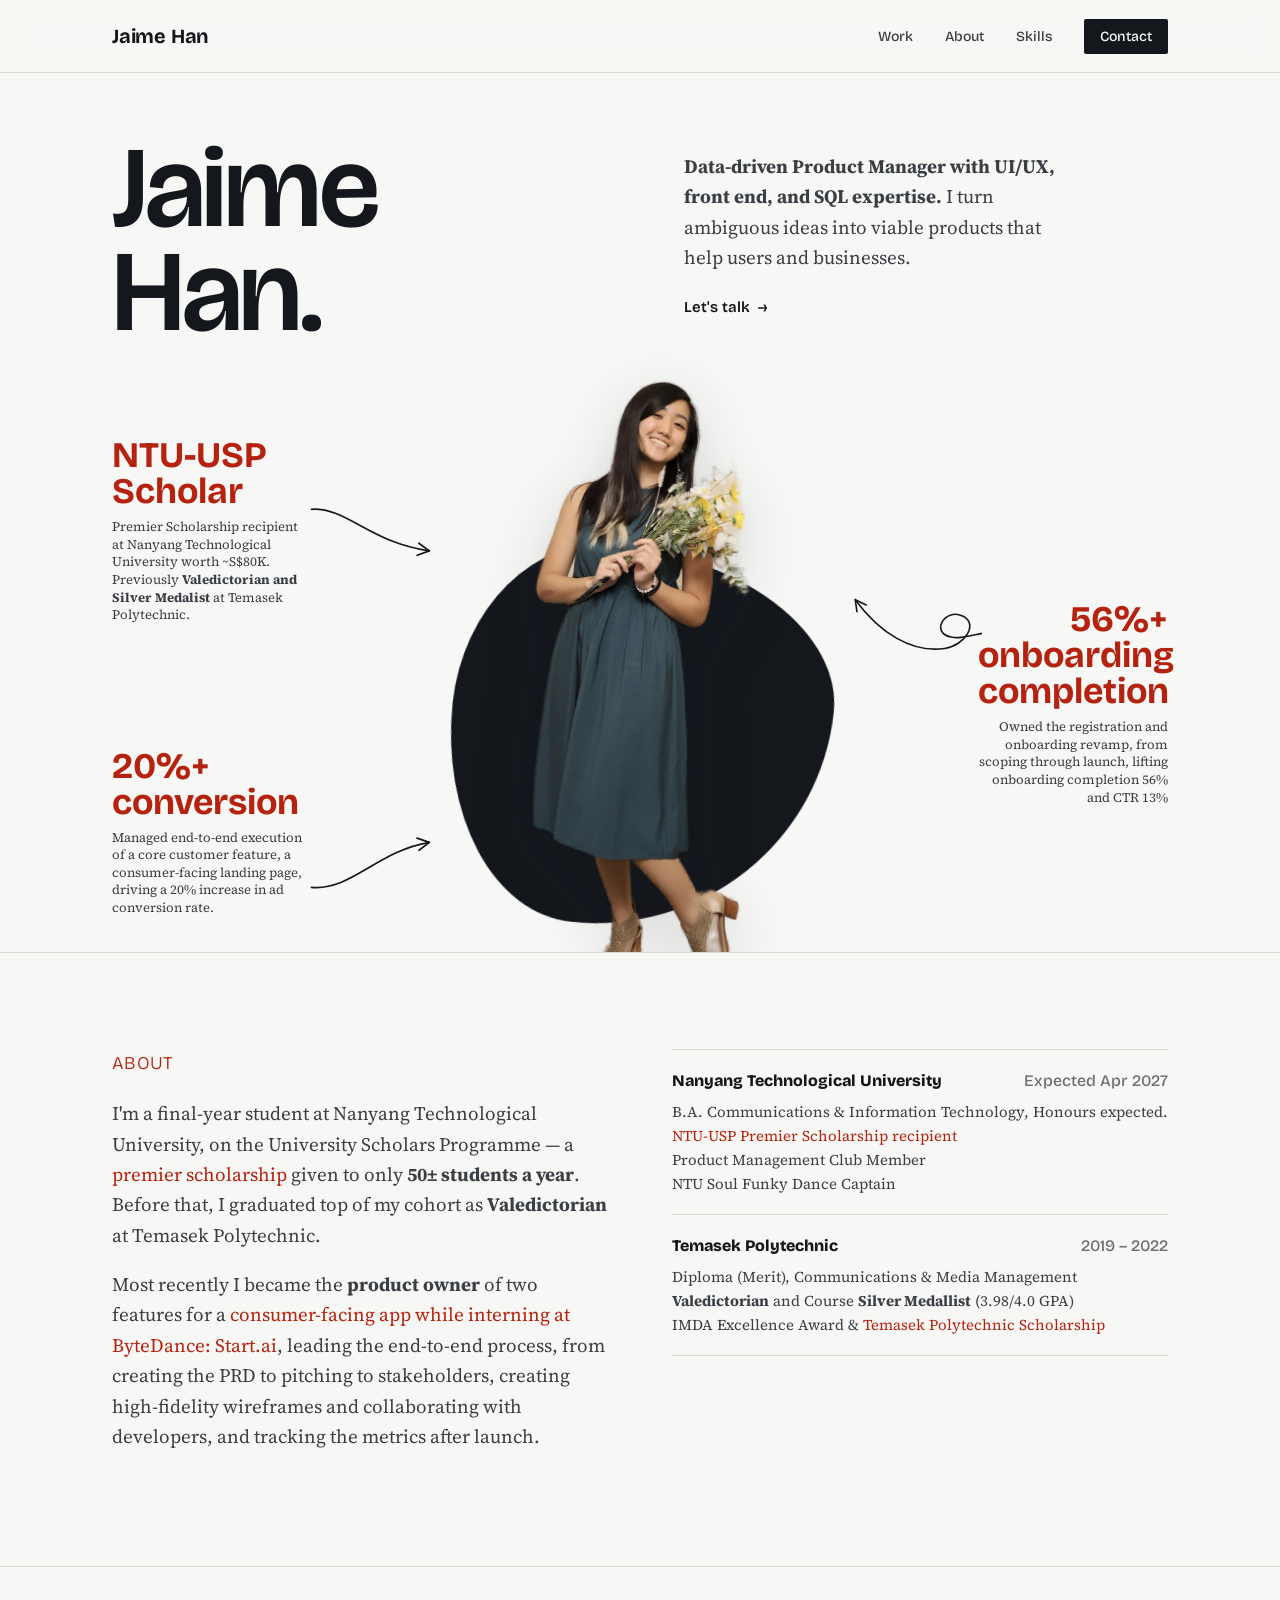
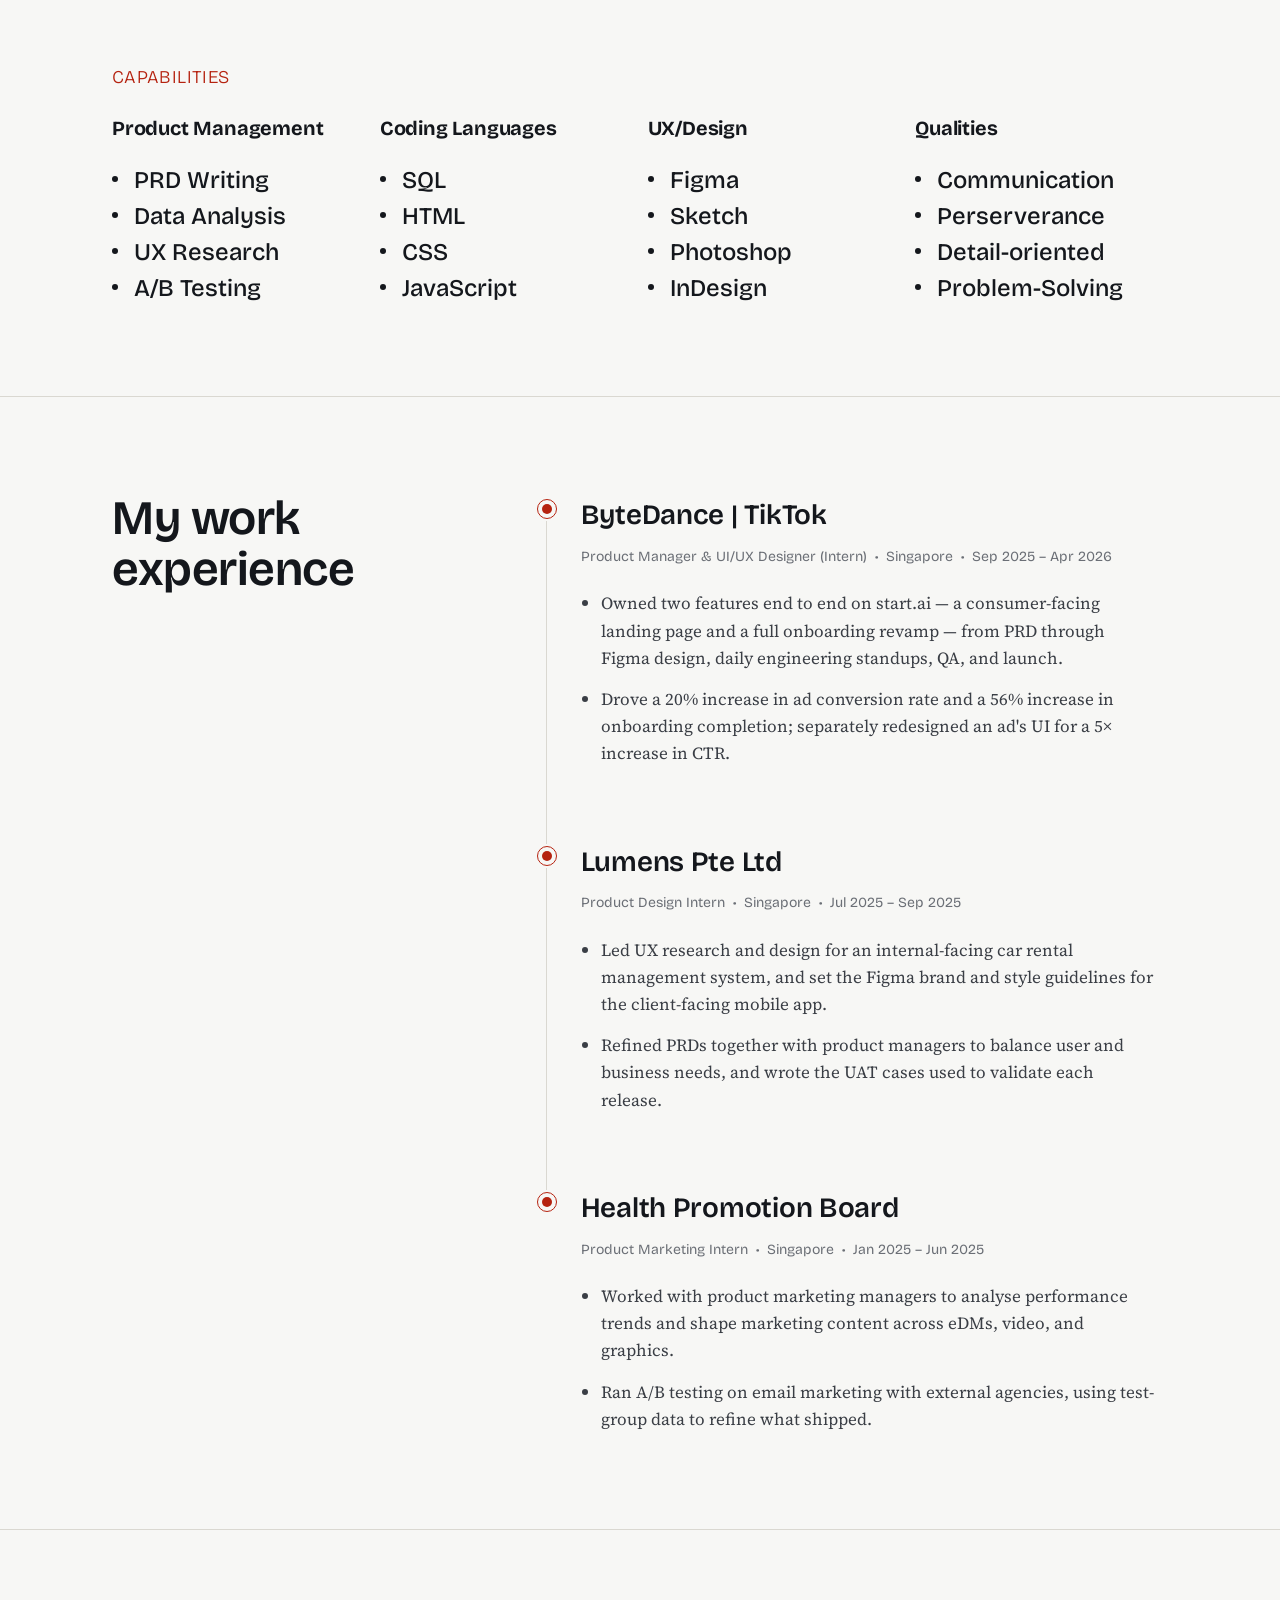
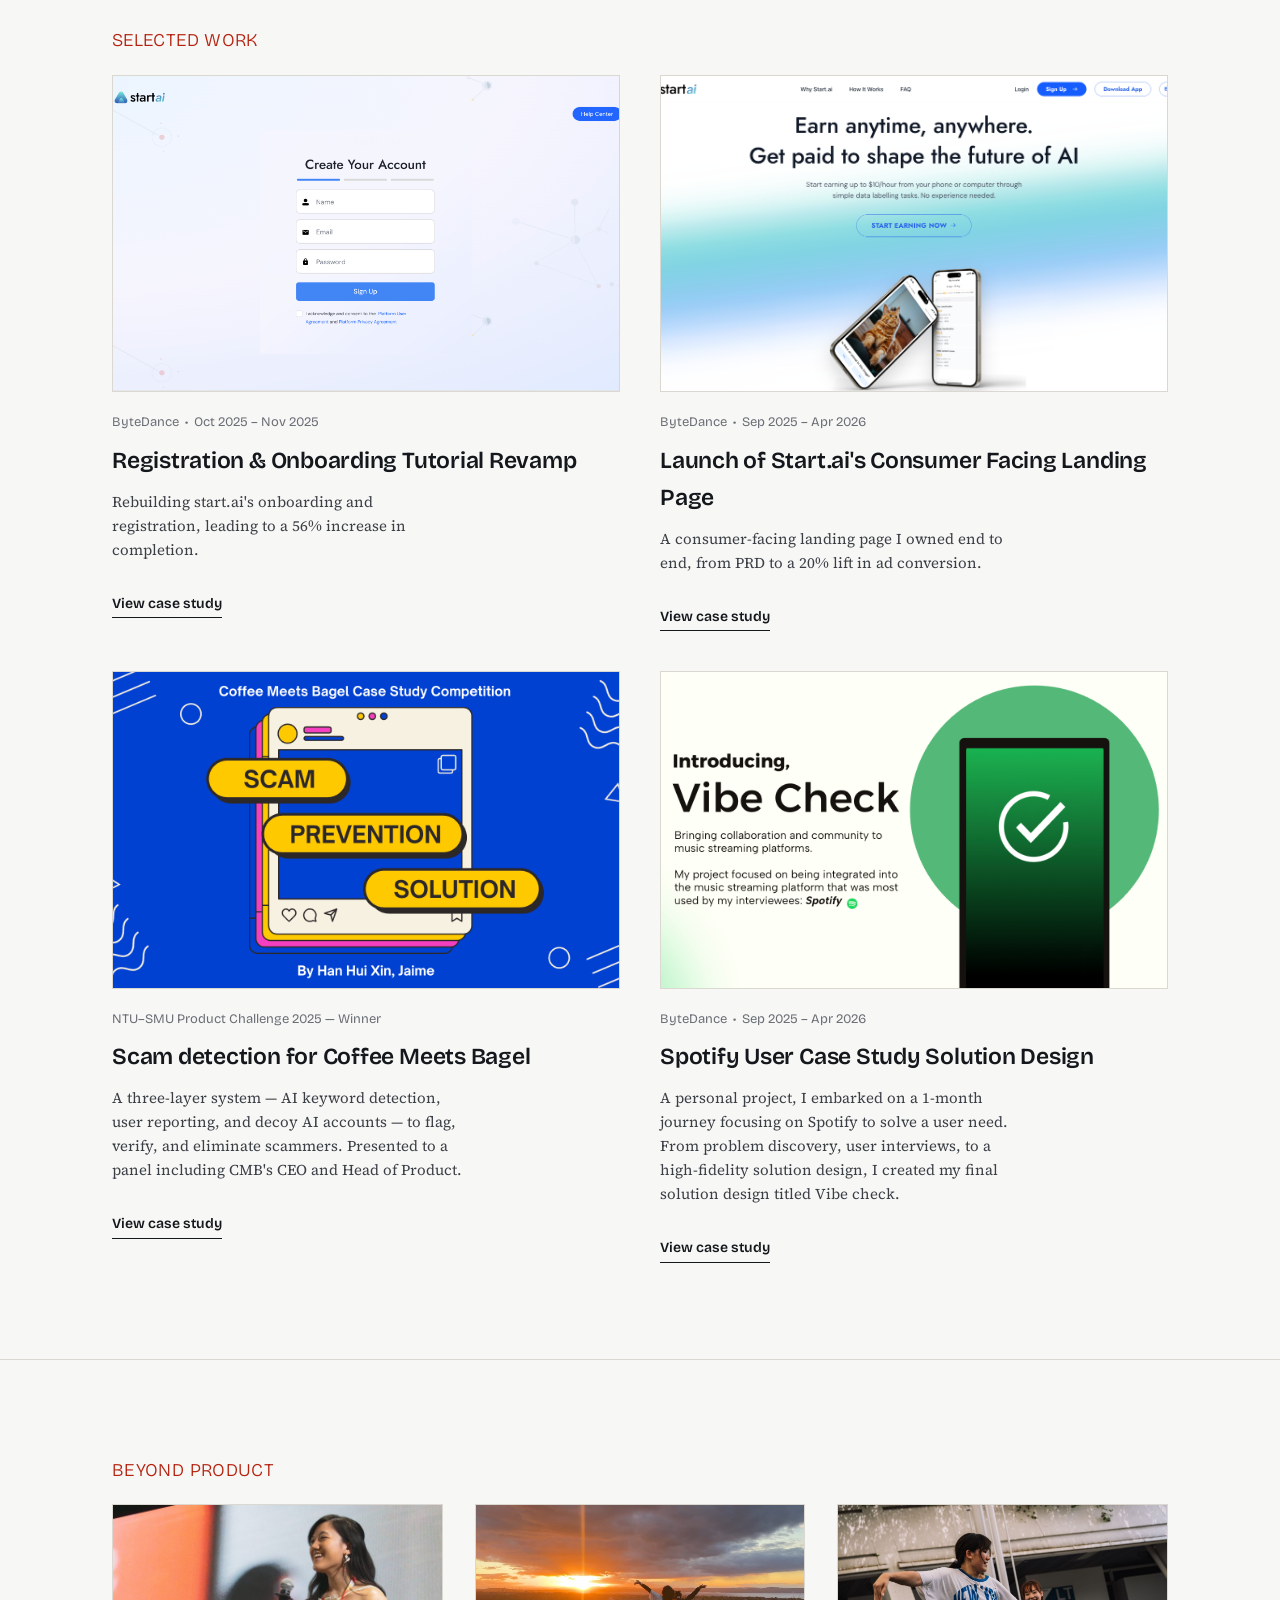
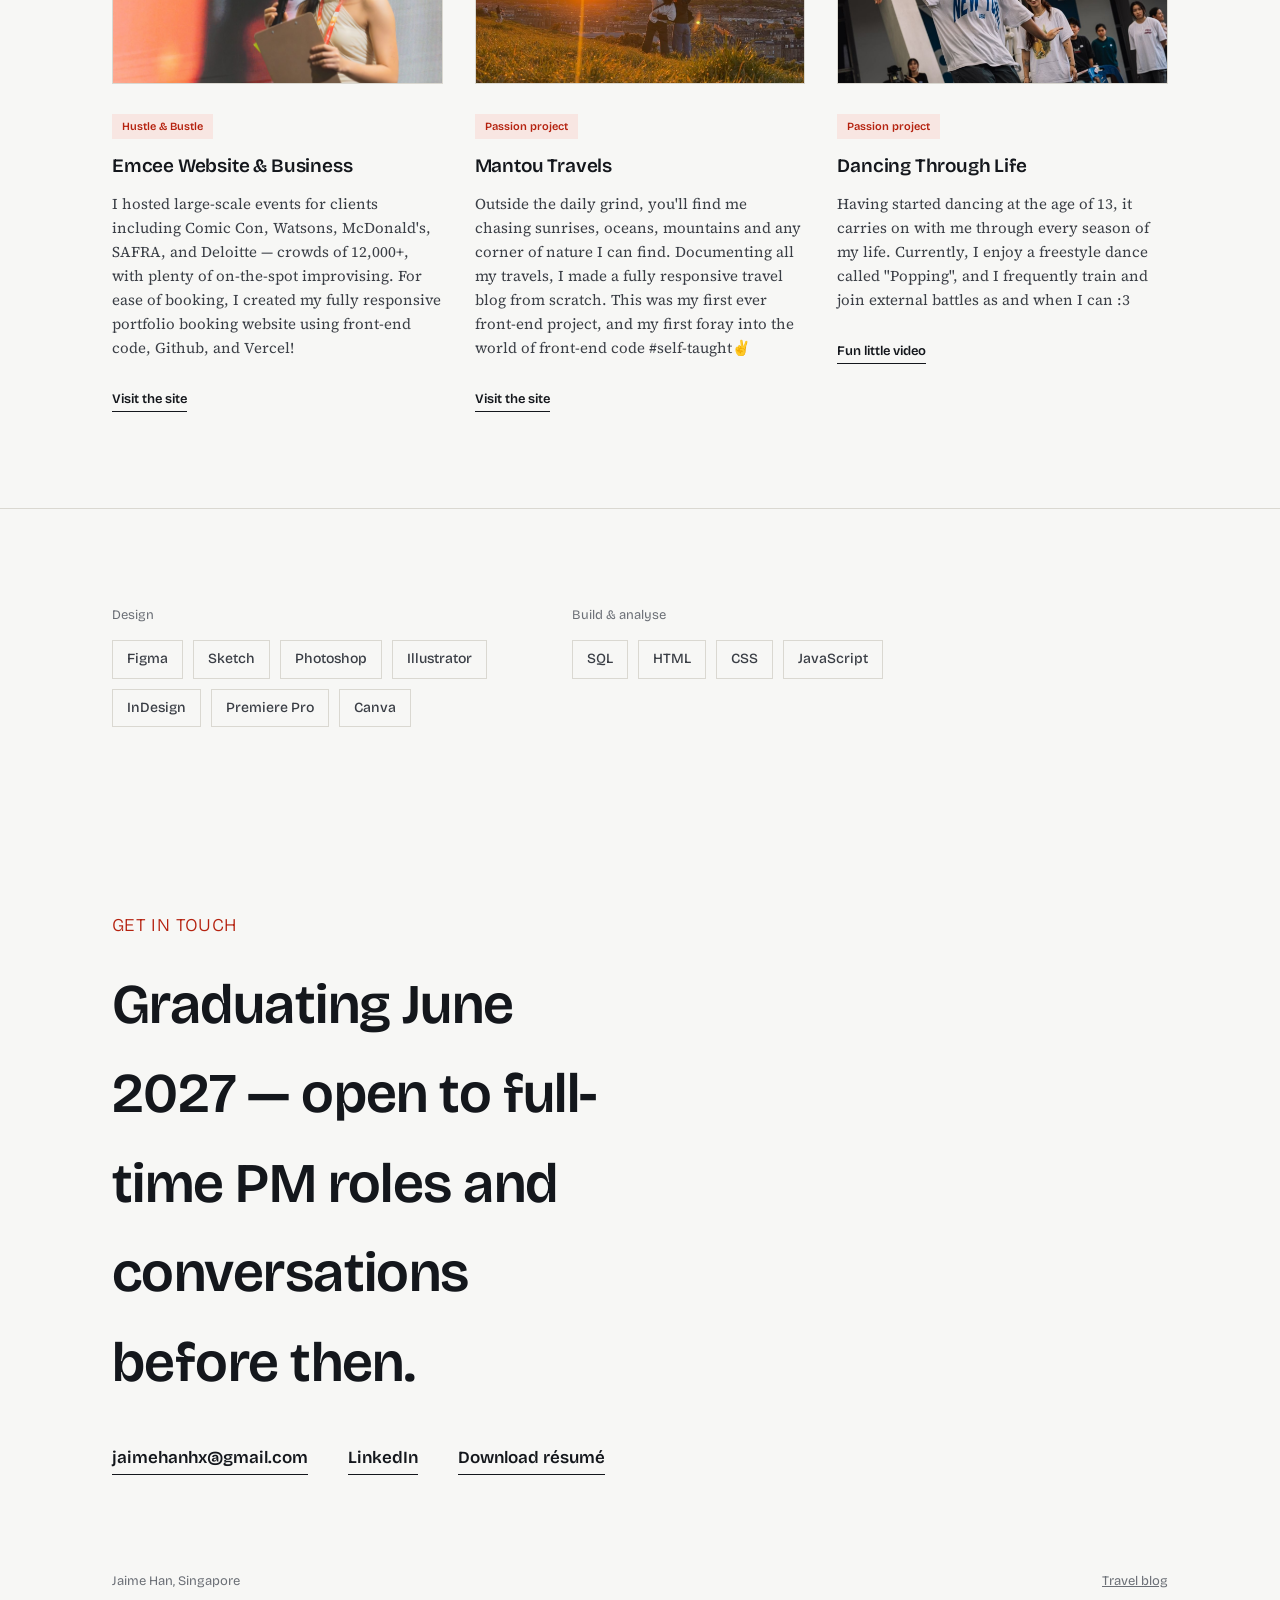
<file: index.html>
<!DOCTYPE html>
<html lang="en">
<head>
<meta charset="UTF-8">
<meta name="viewport" content="width=device-width, initial-scale=1.0">
<title>Jaime Han — Product Manager</title>
<meta name="description" content="Jaime Han — Product Manager. Final-year @ NTU, ex-ByteDance. I ship products from PRD to production.">
<link rel="preconnect" href="https://fonts.googleapis.com">
<link rel="preconnect" href="https://fonts.gstatic.com" crossorigin>
<link href="https://fonts.googleapis.com/css2?family=Bricolage+Grotesque:opsz,wght@12..96,400;12..96,500;12..96,600;12..96,700;12..96,800&family=Source+Serif+4:ital,opsz,wght@0,8..60,400;0,8..60,500;0,8..60,600;1,8..60,400&display=swap" rel="stylesheet">
<link rel="stylesheet" href="styles.css">
<link rel="icon" type="image/x-icon" href="images/favicon-jaimehan.png">
</head>
<body>

<header>
  <nav class="nav">
    <a class="wordmark" href="#top">Jaime Han</a>
    <ul class="navlinks">
      <li><a href="#work">Work</a></li>
      <li><a href="#about">About</a></li>
      <li><a href="#capabilities">Skills</a></li>
      <li><a class="cta" href="#contact">Contact</a></li>
    </ul>
  </nav>
</header>

<main id="top">

  <section class="hero">
    <div class="wrap">
      <div class="hero-top">
        <h1 class="hero-name">Jaime<br>Han.</h1>
        <div class="hero-intro">
          <p><b>Data-driven Product Manager with UI/UX, front end, and SQL expertise. </b>I turn ambiguous ideas into viable products that help users and businesses.</p>
          <a class="collab-link" href="#contact">Let's talk <span aria-hidden="true">&rarr;</span></a>
        </div>
      </div>
 
      <div class="hero-visual">
        <div class="hero-figure">
          <div class="hero-blob" aria-hidden="true"></div>
          <img class="hero-cutout" src="images/jaime-cutout.png" alt="Jaime Han" width="480" height="1181">
        </div>
 
         <a class="stat-float stat-a" href="https://www.ntu.edu.sg/honours-college/signature-programmes/ntu-university-scholars-programme" target="_blank" rel="noopener">
          <div class="n">NTU-USP Scholar</div>
          <div class="l">Premier Scholarship recipient at Nanyang Technological University worth ~S$80K. Previously <b>Valedictorian and Silver Medalist</b> at Temasek Polytechnic.</div>
        </a>
        <svg class="doodle doodle-a" viewBox="0 0 150 80" fill="none" aria-hidden="true">
          <path d="M4 8 C 46 6, 70 46, 140 56" stroke="var(--ink)" stroke-width="2" stroke-linecap="round"/>
          <path d="M140 56 L 127.9 47.2 M140 56 L 125.9 61.1" stroke="var(--ink)" stroke-width="2" stroke-linecap="round"/>
        </svg>
 
        <a class="stat-float stat-b" href="https://jaime-han.vercal.app/work-onboarding.html">
          <div class="n">56%+ onboarding completion</div>
          <div class="l">Owned the registration and onboarding revamp, from scoping through launch, lifting onboarding completion 56% and CTR 13%</div>
        </a>
          

        <svg class="doodle doodle-b" viewBox="0 0 160 110" fill="none" aria-hidden="true">
          <path d="M600 18 C 160 34, 150 66, 122 60 C 96 55, 114 24, 136 34 C 156 43, 140 70, 114 74 C 74 80, 34 55, 4 14" stroke="var(--ink)" stroke-width="2" stroke-linecap="round"/>
          <path d="M4 14 L 17.5 20.5 M4 14 L 6.1 28.8" stroke="var(--ink)" stroke-width="2" stroke-linecap="round"/>
        </svg>
 
        <a class="stat-float stat-c" href="https://jaime-han.vercal.app/work-earn.html">
          <div class="n">20%+ conversion</div>
          <div class="l">Managed end-to-end execution of a core customer feature, a consumer-facing landing page, driving a 20% increase in ad conversion rate.</div>
        </a>
        <svg class="doodle doodle-c" viewBox="0 0 150 70" fill="none" aria-hidden="true">
          <path d="M4 62 C 50 66, 80 20, 140 10" stroke="var(--ink)" stroke-width="2" stroke-linecap="round"/>
          <path d="M140 10 L 125.8 5.2 M140 10 L 128.1 19.1" stroke="var(--ink)" stroke-width="2" stroke-linecap="round"/>
        </svg>
      </div>
    </div>
  </section>
  
  <section id="about">
    <div class="wrap about-grid">
      <div>
        <div class="label">About</div>
        <p>I'm a final-year student at Nanyang Technological University, on the University Scholars Programme — a <a href="https://www.ntu.edu.sg/convocation/about-convocation/premier-scholars-programmes">premier scholarship</a> given to only <b>50± students a year</b>. Before that, I graduated top of my cohort as <b>Valedictorian</b> at Temasek Polytechnic.</p>
        <p>Most recently I became the <b>product owner</b> of two features for a <a href="https://startai.byteintl.com/earn">consumer-facing app while interning at ByteDance: Start.ai</a>, leading the end-to-end process, from creating the PRD to pitching to stakeholders, creating high-fidelity wireframes and collaborating with developers, and tracking the metrics after launch.</p>
      </div>
      <div>
        <div class="edu-item">
          <div class="row"><span>Nanyang Technological University</span><span class="when">Expected Apr 2027</span></div>
          <div class="detail">B.A. Communications &amp; Information Technology, Honours expected. <br><a href="https://www.ntu.edu.sg/convocation/about-convocation/premier-scholars-programmes">NTU-USP Premier Scholarship recipient</a> <br> Product Management Club Member <br> NTU Soul Funky Dance Captain </div>
        </div>
        <div class="edu-item">
          <div class="row"><span>Temasek Polytechnic</span><span class="when">2019 – 2022</span></div>
          <div class="detail">Diploma (Merit), Communications &amp; Media Management<br><b>Valedictorian</b> and Course <b>Silver Medallist</b> (3.98/4.0 GPA)<br> IMDA Excellence Award &amp; <a href="https://www.tp.edu.sg/admissions-and-finance/fees-financial-matters/temasek-polytechnic-scholarship.html">Temasek Polytechnic Scholarship</a></div>
        </div>
      </div>
    </div>
  </section>
 
 <section id="capabilities">
    <div class="wrap">
      <div class="label">Capabilities</div>
      <div class="cap-columns">
         <div class="cap-group">
          <h3 class="cap-title">Product Management</h3>
          <ul class="cap-col">
            <li>PRD Writing</li>
            <li>Data Analysis</li>
            <li>UX Research</li>
            <li>A/B Testing</li>
          </ul>
        </div>
        <div class="cap-group">
          <h3 class="cap-title">Coding Languages</h3>
          <ul class="cap-col">
            <li>SQL</li>
            <li>HTML</li>
            <li>CSS</li>
            <li>JavaScript</li>
          </ul>
        </div>
        <div class="cap-group">
          <h3 class="cap-title">UX/Design</h3>
          <ul class="cap-col">
            <li>Figma</li>
            <li>Sketch</li>
            <li>Photoshop</li>
            <li>InDesign</li>
          </ul>
        </div>
        <div class="cap-group">
          <h3 class="cap-title">Qualities</h3>
          <ul class="cap-col">
            <li>Communication</li>
            <li>Perserverance</li>
            <li>Detail-oriented</li>
            <li>Problem-Solving</li>
          </ul>
        </div>
      </div>
    </div>
  </section>
 

  <section id="experience">
    <div class="wrap exp-grid">
      <div class="exp-sticky">
        <h2>My work<br>experience</h2>
      </div>
 
      <div class="exp-timeline">
 
        <div class="exp-item">
          <span class="exp-dot"></span>
          <div class="exp-content">
            <h3>ByteDance | TikTok</h3>
            <div class="exp-meta">Product Manager &amp; UI/UX Designer (Intern) &nbsp;&bull;&nbsp; Singapore &nbsp;&bull;&nbsp; Sep 2025 – Apr 2026</div>
            <ul>
              <li>Owned two features end to end on start.ai — a consumer-facing landing page and a full onboarding revamp — from PRD through Figma design, daily engineering standups, QA, and launch.</li>
              <li>Drove a 20% increase in ad conversion rate and a 56% increase in onboarding completion; separately redesigned an ad's UI for a 5&times; increase in CTR.</li>
            </ul>
          </div>
        </div>
 
        <div class="exp-item">
          <span class="exp-dot"></span>
          <div class="exp-content">
            <h3>Lumens Pte Ltd</h3>
            <div class="exp-meta">Product Design Intern &nbsp;&bull;&nbsp; Singapore &nbsp;&bull;&nbsp; Jul 2025 – Sep 2025</div>
            <ul>
              <li>Led UX research and design for an internal-facing car rental management system, and set the Figma brand and style guidelines for the client-facing mobile app.</li>
              <li>Refined PRDs together with product managers to balance user and business needs, and wrote the UAT cases used to validate each release.</li>
            </ul>
          </div>
        </div>
 
        <div class="exp-item">
          <span class="exp-dot"></span>
          <div class="exp-content">
            <h3>Health Promotion Board</h3>
            <div class="exp-meta">Product Marketing Intern &nbsp;&bull;&nbsp; Singapore &nbsp;&bull;&nbsp; Jan 2025 – Jun 2025</div>
            <ul>
              <li>Worked with product marketing managers to analyse performance trends and shape marketing content across eDMs, video, and graphics.</li>
              <li>Ran A/B testing on email marketing with external agencies, using test-group data to refine what shipped.</li>
            </ul>
          </div>
        </div>
 
      </div>
    </div>
  </section>

   <section id="work">
    <div class="wrap">
      <div class="label">Selected work</div>

      <div class="work-grid">
        <a class="work-card" href="work-onboarding.html">
          <div class="work-thumb">
            <img src="images/onboarding thumbnail1.png" alt="Onboarding funnel drop-off analysis" width="1600" height="816">
          </div>
          <div class="work-meta">ByteDance &nbsp;&bull;&nbsp; Oct 2025 – Nov 2025</div>
          <h3>Registration &amp; Onboarding Tutorial Revamp</h3>
          <p>Rebuilding start.ai's onboarding and registration, leading to a 56% increase in completion.</p>
          <span class="work-link">View case study</span>
        </a>
        
        <a class="work-card" href="work-earn.html">
          <div class="work-thumb">
            <img src="images/startai-home.jpg" alt="start.ai homepage" width="1800" height="950">
          </div>
          <div class="work-meta">ByteDance &nbsp;&bull;&nbsp; Sep 2025 – Apr 2026</div>
          <h3>Launch of Start.ai's Consumer Facing Landing Page</h3>
          <p>A consumer-facing landing page I owned end to end, from PRD to a 20% lift in ad conversion.</p>
          <span class="work-link">View case study</span>
        </a>

        <a class="work-card" href="https://canva.link/ubd2luhmctjiu6n">
          <div class="work-thumb">
            <img src="images/cmb-screens.jpg" alt="start.ai homepage" width="1800" height="950">
          </div>
          <div class="work-meta">NTU–SMU Product Challenge 2025 — Winner</div>
          <h3>Scam detection for Coffee Meets Bagel</h3>
          <p>A three-layer system — AI keyword detection, user reporting, and decoy AI accounts — to flag, verify, and eliminate scammers. Presented to a panel including CMB's CEO and Head of Product.</p>
          <span class="work-link">View case study</span>
        </a>

        <a class="work-card" href="https://docs.google.com/presentation/d/189nceL-OEnEePNjMruIPJ8ZN7W4Rg_eUUnetOq7blUc/edit?usp=sharing">
          <div class="work-thumb">
            <img src="images/spotify-main.jpg" alt="Onboarding funnel drop-off analysis" width="1600" height="816">
          </div>
          <div class="work-meta">ByteDance &nbsp;&bull;&nbsp; Sep 2025 – Apr 2026</div>
          <h3>Spotify User Case Study Solution Design</h3>
          <p>A personal project, I embarked on a 1-month journey focusing on Spotify to solve a user need. From problem discovery, user interviews, to a high-fidelity solution design, I created my final solution design titled Vibe check.</p>
          <span class="work-link">View case study</span>
        </a>
      </div>
    </div>
  </section>
 
  <section id="project">
    <div class="wrap">
      <div class="label">Beyond Product</div>
      <div class="projects-grid">
 
        <div class="project-card">
          <a href="https://emcee-jaime-han.vercel.app/"><img class="thumb" src="images/jaime-twirl.jpg" alt="Emcee Jaime Website" width="1600" height="916"></a>
          <span class="tag">Hustle & Bustle</span>
          <a href="https://emcee-jaime-han.vercel.app/"><h3>Emcee Website & Business</h3></a>
          <p>I hosted large-scale events for clients including Comic Con, Watsons, McDonald's, SAFRA, and Deloitte — crowds of 12,000+, with plenty of on-the-spot improvising. For ease of booking, I created my fully responsive portfolio booking website using front-end code, Github, and Vercel!</p>
          <a class="go" href="https://emcee-jaime-han.vercel.app/" target="_blank" rel="noopener">Visit the site</a>
        </div>
 
        <div class="project-card">
          <a href="https://mantou-travels-jhan.vercel.app/"><img class="thumb" src="images/travel.jpg" alt="Mantou Travels, a self-coded travel blog" width="1600" height="1007"></a>
          <span class="tag">Passion project</span>
          <a href="https://mantou-travels-jhan.vercel.app/"><h3>Mantou Travels</h3></a>
          <p>Outside the daily grind, you'll find me chasing sunrises, oceans, mountains and any corner of nature I can find. Documenting all my travels, I made a fully responsive travel blog from scratch. This was my first ever front-end project, and my first foray into the world of front-end code #self-taught✌️</p>
          <a class="go" href="https://mantou-travels-jhan.vercel.app/" target="_blank" rel="noopener">Visit the site</a>
        </div>

        <div class="project-card">
          <a href="https://www.instagram.com/p/DWrKdWtk2LG/"><img class="thumb" src="images/jaime_dance2.jpg" alt="Mantou Travels, a self-coded travel blog" width="1600" height="1007"></a>
          <span class="tag">Passion project</span>
          <a href="https://www.instagram.com/p/DWrKdWtk2LG/"><h3>Dancing Through Life</h3></a>
          <p>Having started dancing at the age of 13, it carries on with me through every season of my life. Currently, I enjoy a freestyle dance called "Popping", and I frequently train and join external battles as and when I can :3</p>
          <a class="go" href="https://www.instagram.com/p/DWrKdWtk2LG/" target="_blank" rel="noopener">Fun little video</a>
        </div>
 
      </div>
    </div>
  </section>
  
  <section id="skills">
    <div class="wrap skills-row">
      <div class="skills-col">
        <div class="k">Design</div>
        <div class="tags">
          <span class="tag">Figma</span><span class="tag">Sketch</span><span class="tag">Photoshop</span>
          <span class="tag">Illustrator</span><span class="tag">InDesign</span><span class="tag">Premiere Pro</span>
          <span class="tag">Canva</span>
        </div>
      </div>
      <div class="skills-col">
        <div class="k">Build &amp; analyse</div>
        <div class="tags">
          <span class="tag">SQL</span><span class="tag">HTML</span><span class="tag">CSS</span><span class="tag">JavaScript</span>
        </div>
      </div>
    </div>
  </section>
 
</main>
 
<section id="contact">
  <div class="wrap contact-head">
    <div class="label">Get in touch</div>
    <h2>Graduating June 2027 — open to full-time PM roles and conversations before then.</h2>
    <div class="contact-links">
      <a href="mailto:jaimehanhx@gmail.com">jaimehanhx@gmail.com</a>
      <a href="https://www.linkedin.com/in/jaime-han-hui-xin/" target="_blank" rel="noopener">LinkedIn</a>
      <a href="Jaime_Han_Resume_2026.pdf" target="_blank" rel="noopener">Download résumé</a>
    </div>
  </div>
</section>
 
<footer>
  <div class="wrap footer-row">
    <span>Jaime Han, Singapore</span>
    <span><a href="https://mantou-travels-jhan.vercel.app/" target="_blank" rel="noopener">Travel blog</a></span>
  </div>
</footer>
 
</body>
</html>
</file>
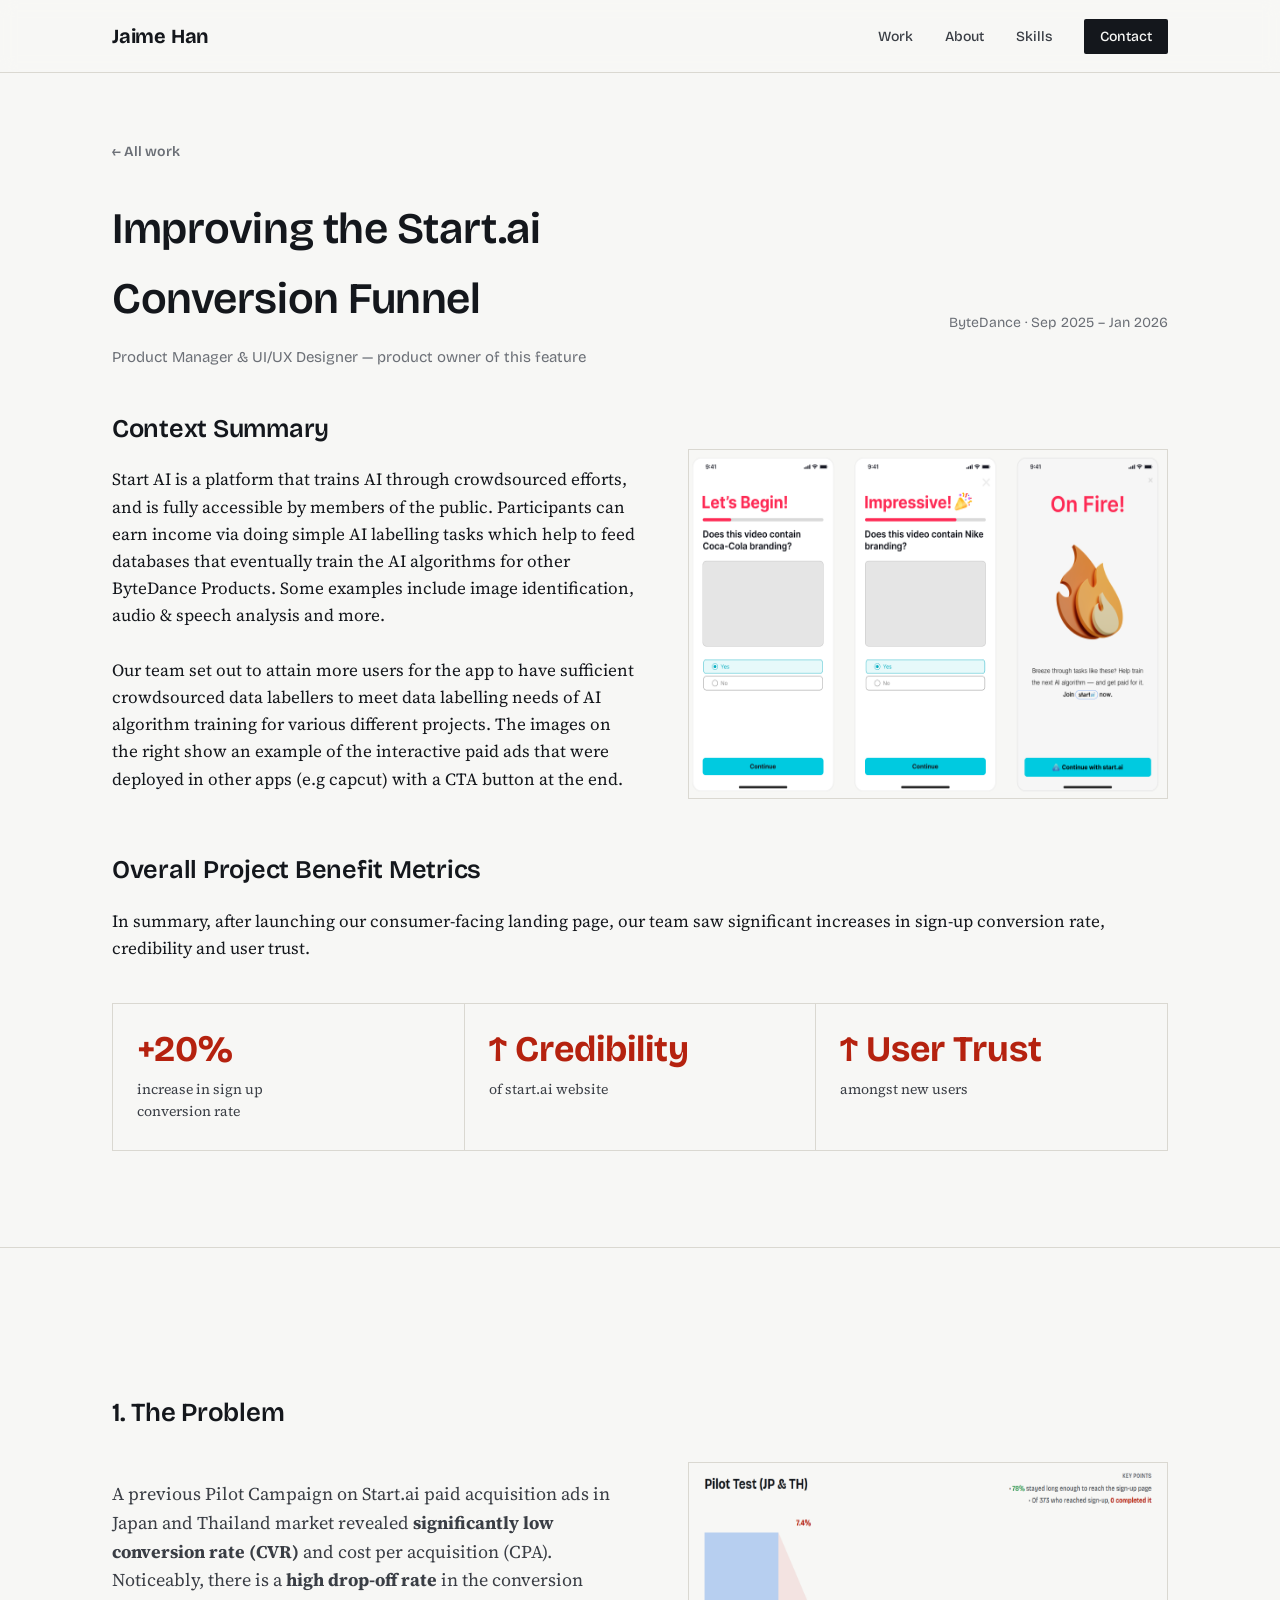
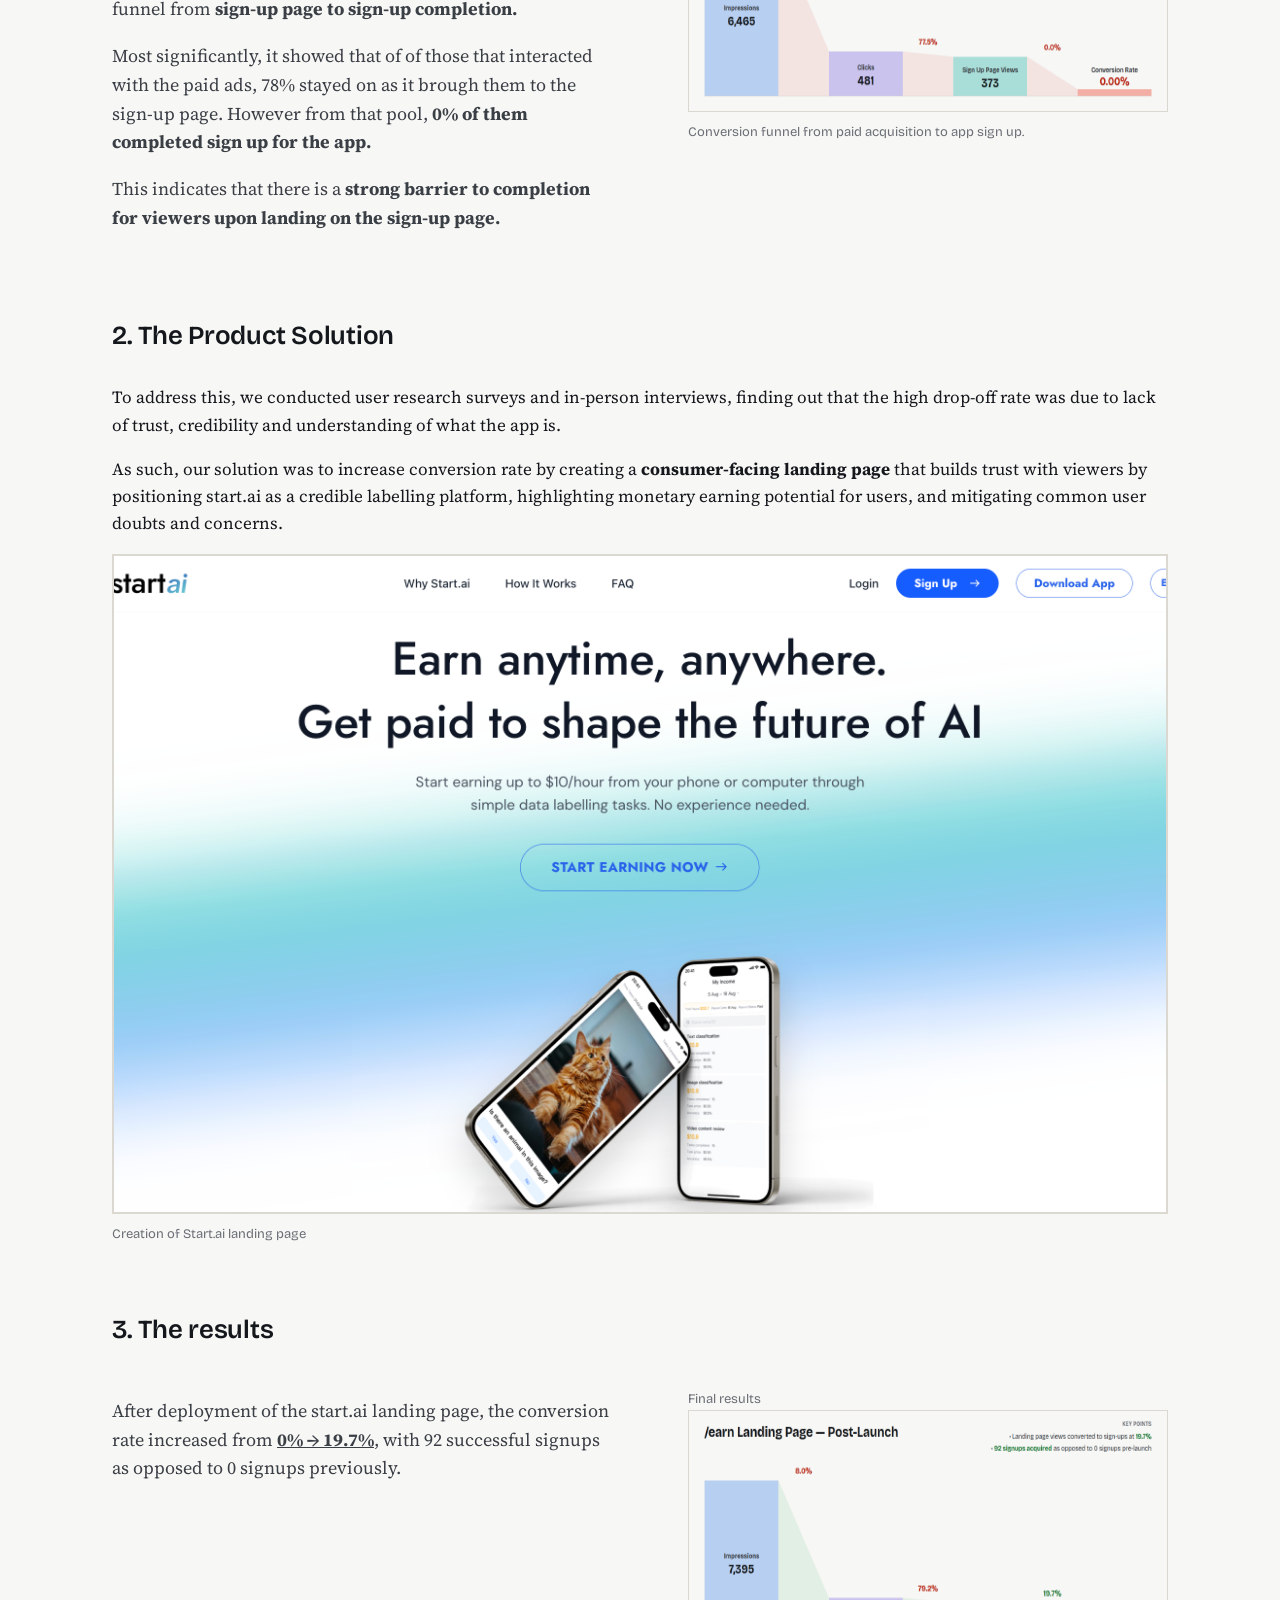
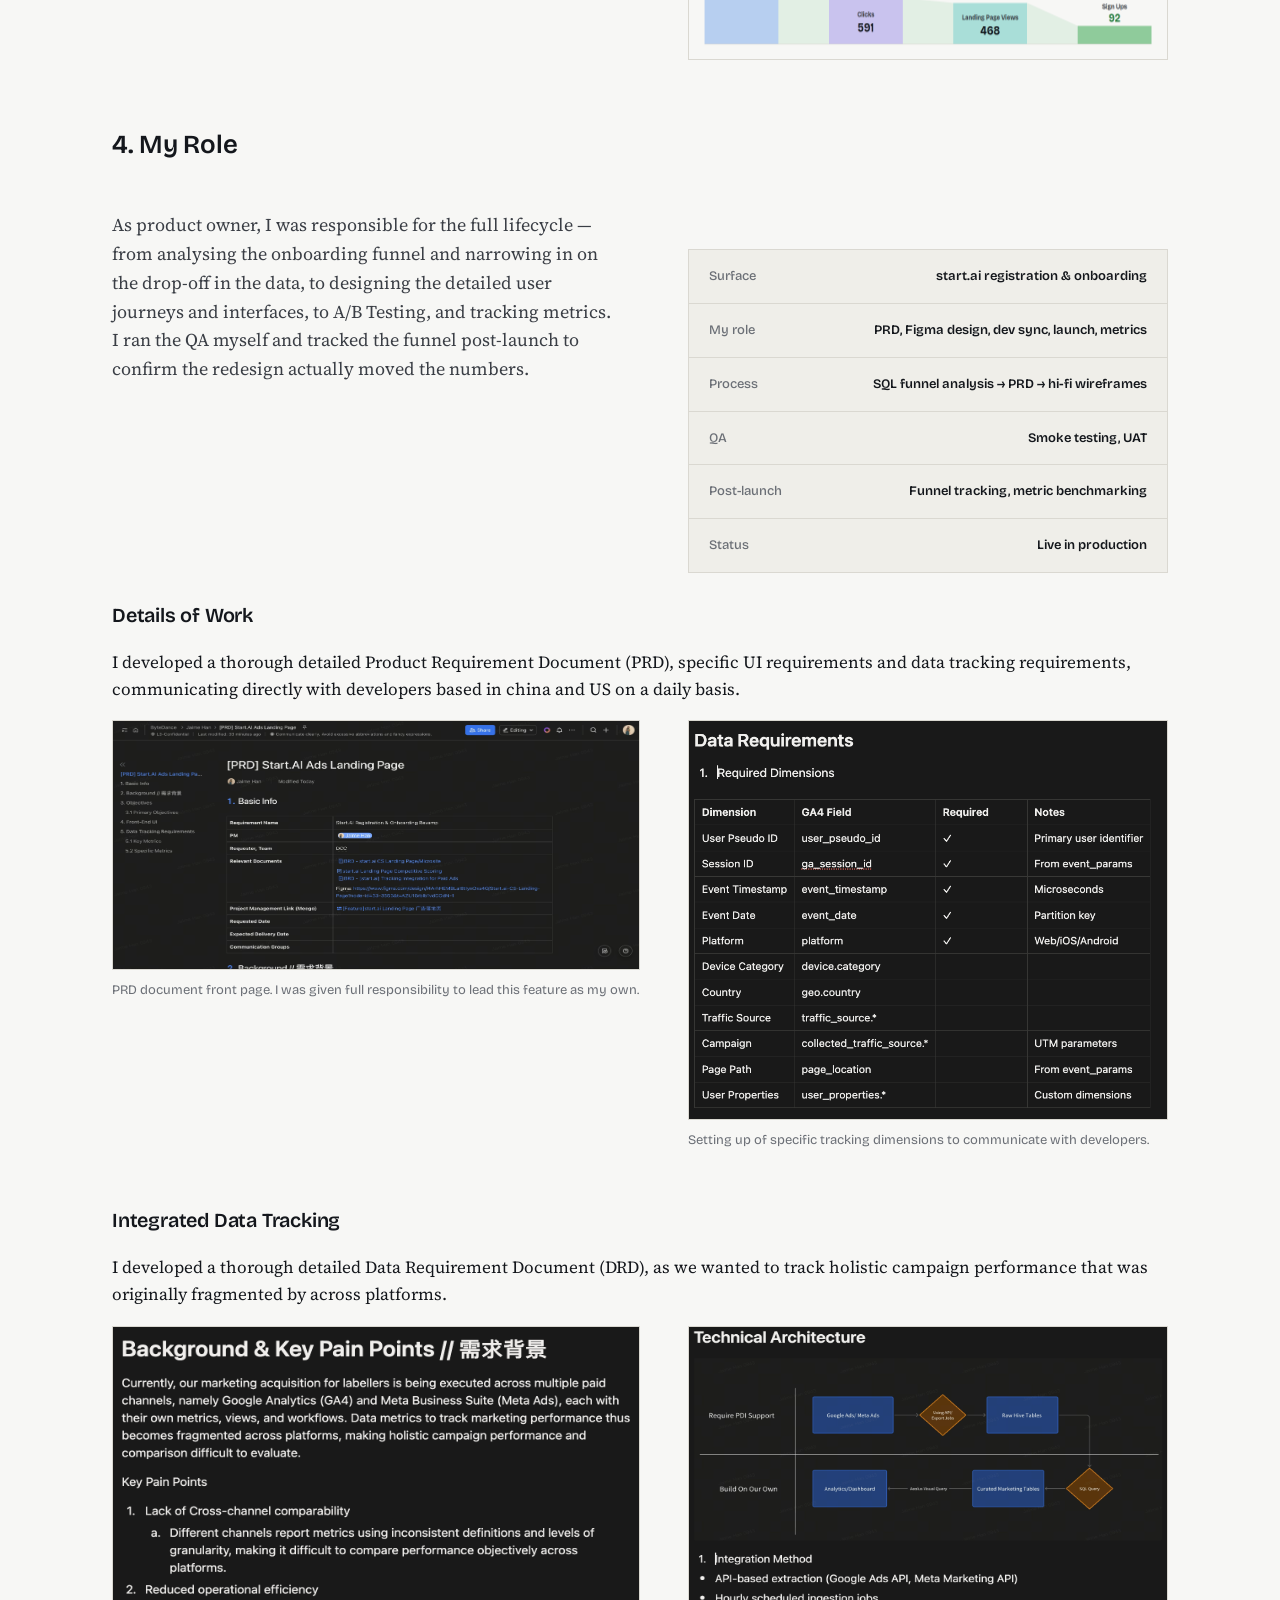
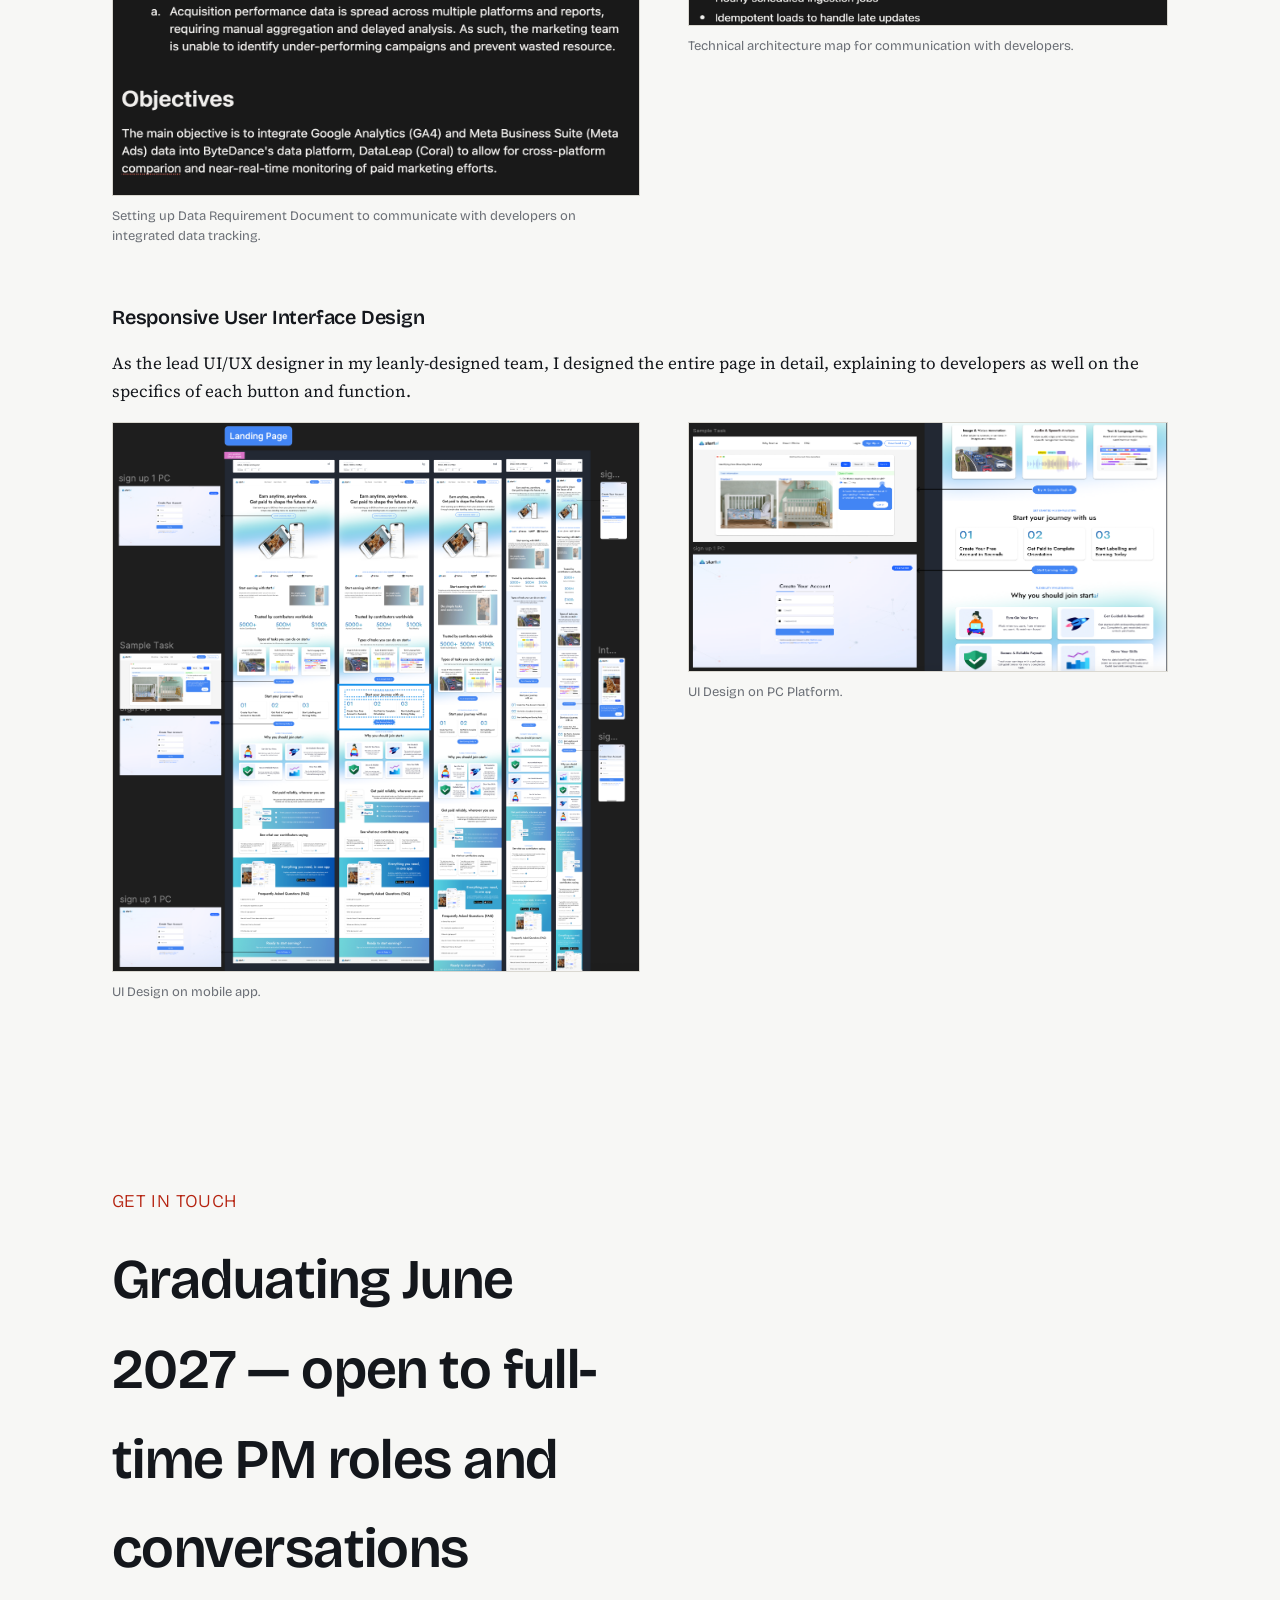
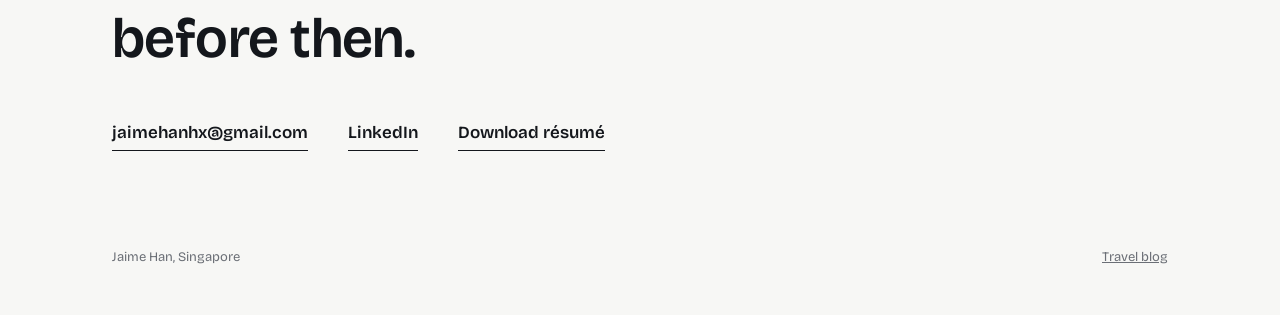
<file: work-earn.html>
<!DOCTYPE html>
<html lang="en">
<head>
<meta charset="UTF-8">
<meta name="viewport" content="width=device-width, initial-scale=1.0">
<title>The /earn landing page, start.ai — Jaime Han</title>
<meta name="description" content="Case study: how Jaime Han rebuilt start.ai's onboarding flow, lifting completion 56%.">
<link rel="preconnect" href="https://fonts.googleapis.com">
<link rel="preconnect" href="https://fonts.gstatic.com" crossorigin>
<link href="https://fonts.googleapis.com/css2?family=Bricolage+Grotesque:opsz,wght@12..96,400;12..96,500;12..96,600;12..96,700;12..96,800&family=Source+Serif+4:ital,opsz,wght@0,8..60,400;0,8..60,500;0,8..60,600;1,8..60,400&display=swap" rel="stylesheet">
<link rel="stylesheet" href="styles.css">
</head>
<body>

<header>
  <nav class="nav">
    <a class="wordmark" href="index.html">Jaime Han</a>
    <ul class="navlinks">
      <li><a href="index.html#work">Work</a></li>
      <li><a href="index.html#about">About</a></li>
      <li><a href="index.html#capabilities">Skills</a></li>
      <li><a class="cta" href="index.html#contact">Contact</a></li>
    </ul>
  </nav>
</header>

<main>

  <section class="case-hero">
    <div class="wrap">
      <a class="back-link" href="index.html#work">&larr; All work</a>

      <div class="case-head">
        <h1>Improving the Start.ai Conversion Funnel</h1>
        <div class="when">ByteDance · Sep 2025 – Jan 2026</div>
      </div>
      <div class="case-role">Product Manager &amp; UI/UX Designer — product owner of this feature</div>

      <div class="case-cover">
        <h2>Context Summary</h2>
        <div class="case-row">
          <p class="lede">Start AI is a platform that trains AI through crowdsourced efforts, and is fully accessible by members of the public. Participants can earn income via doing simple AI labelling tasks which help to feed databases that eventually train the AI algorithms for other ByteDance Products. Some examples include image identification, audio & speech analysis and more.<br>
            <br> Our team set out to attain more users for the app to have sufficient crowdsourced data labellers to meet data labelling needs of AI algorithm training for various different projects. The images on the right show an example of the interactive paid ads that were deployed in other apps (e.g capcut) with a CTA button at the end.</p>
            <img src="images/ad-labelling.png" alt="start.ai homepage" width="1800" height="350">
          </div>
        </div>
        <h2><br>Overall Project Benefit Metrics</h2>
        <p>In summary, after launching our consumer-facing landing page, our team saw significant increases in sign-up conversion rate, credibility and user trust.</p>
        <div class="stat-strip stat-strip-2">
          <div class="stat">
            <div class="n">+20%</div>
            <div class="l">increase in sign up conversion rate</div>
          </div>
          <div class="stat">
            <div class="n">↑ Credibility</div>
            <div class="l">of start.ai website</div>
          </div>
          <div class="stat">
            <div class="n">↑ User Trust</div>
            <div class="l">amongst new users</div>
          </div>
        </div>
      </div>
    </div>
  </section>

  <section>
    <div class="wrap case-content">

      <div class="case-section">
        <h2>1. The Problem</h2>
        <div class="case-row">
          <div class="case-text">
            <p class="lede">A previous Pilot Campaign on Start.ai paid acquisition ads in Japan and Thailand market revealed <b>significantly low conversion rate (CVR)</b> and cost per acquisition (CPA). Noticeably, there is a <b>high drop-off rate</b> in the conversion funnel from <b>sign-up page to sign-up completion.</b></p>
            <p class="lede">Most significantly, it showed that of of those that interacted with the paid ads, 78% stayed on as it brough them to the sign-up page. However from that pool, <b>0% of them completed sign up for the app.</b></p>
            <p class="lede">This indicates that there is a <b>strong barrier to completion for viewers upon landing on the sign-up page.</b></p>
          </div>
          <div class="case-photo">
            <img src="images/pilot-campaign-funnel.png" alt="Onboarding funnel drop-off analysis" width="1600" height="250">
            <div class="cap">Conversion funnel from paid acquisition to app sign up.</div>
          </div>
        </div>
      </div>

      <div class="case-section">
        <h2>2. The Product Solution</h2>
        <div>
          <div class>
            <p class>To address this, we conducted user research surveys and in-person interviews, finding out that the high drop-off rate was due to lack of trust, credibility and understanding of what the app is.</p>
            <p class>As such, our solution was to increase conversion rate by creating a <b>consumer-facing landing page</b> that builds trust with viewers by positioning start.ai as a credible labelling platform, highlighting monetary earning potential for users, and mitigating common user doubts and concerns.</p>
          </div>
          <div class="case-photo">
            <a class="work-card" href="https://startai.byteintl.com/earn">
              <div class="work-thumb">
                <img src="images/startai-home.jpg" alt="start.ai homepage" width="1800" height="650">
              </div>
            </a>
            <div class="cap">Creation of Start.ai landing page</div>
          </div>
        </div>
      </div>

      <div class="case-section">
        <h2>3. The results</h2>
        <div class="case-row">
          <div class="case-text">
            <p class="lede" font-size: 24px>
              After deployment of the start.ai landing page, the conversion rate increased from <b><u>0% → 19.7%</u></b>, with 92 successful signups as opposed to 0 signups previously.
            </p>
          </div>
          <div class="case-photo">
            <div class="cap">Final results</div>
            <img src="images/post-launch-funnel.png" alt="start.ai homepage" width="2000" height="250">
          </div>
        </div>
      </div>
      <div class="case-section">
        <h2>4. My Role</h2>
        <div class="case-row">
          <div class="case-text">
            <p class="lede">As product owner, I was responsible for the full lifecycle — from analysing the onboarding funnel and narrowing in on the drop-off in the data, to designing the detailed user journeys and interfaces, to A/B Testing, and tracking metrics. I ran the QA myself and tracked the funnel post-launch to confirm the redesign actually moved the numbers.</p>
          </div>
          <div class="spec-panel">
            <div class="spec-row"><span class="k">Surface</span><span class="v">start.ai registration &amp; onboarding</span></div>
            <div class="spec-row"><span class="k">My role</span><span class="v">PRD, Figma design, dev sync, launch, metrics</span></div>
            <div class="spec-row"><span class="k">Process</span><span class="v">SQL funnel analysis &rarr; PRD &rarr; hi-fi wireframes</span></div>
            <div class="spec-row"><span class="k">QA</span><span class="v">Smoke testing, UAT</span></div>
            <div class="spec-row"><span class="k">Post-launch</span><span class="v">Funnel tracking, metric benchmarking</span></div>
            <div class="spec-row"><span class="k">Status</span><span class="v">Live in production</span></div>
          </div>
        </div>
        <br>
        <H3>Details of Work</H3>
        <p>I developed a thorough detailed Product Requirement Document (PRD), specific UI requirements and data tracking requirements, communicating directly with developers based in china and US on a daily basis.</p>
        <div class="case-row">
          <div class="case-photo">
            <img src="images/earn-proof.png" alt="start.ai homepage" width="1800" height="250">
            <div class="cap">PRD document front page. I was given full responsibility to lead this feature as my own.</div>
          </div>
          <div class="case-photo">
              <img src="images/earn-data-tracking 2.png" alt="start.ai homepage" width="1800" height="400">
              <div class="cap">Setting up of specific tracking dimensions to communicate with developers.</div>
          </div>
        </div>
        <br><br>
        <H3>Integrated Data Tracking</H3>
        <p>I developed a thorough detailed Data Requirement Document (DRD), as we wanted to track holistic campaign performance that was originally fragmented by across platforms.</p>
        <div class="case-row">
          <div class="case-photo">
              <img src="images/Integrated_analytics.png" width="1800" height="470">
              <div class="cap">Setting up Data Requirement Document to communicate with developers on integrated data tracking.</div>
          </div>
          <div class="case-photo">
            <img src="images/Tecnical_architecture.png" width="1800" height="300">
            <div class="cap">Technical architecture map for communication with developers.</div>
          </div>
        </div>
        <br><br>
        <H3>Responsive User Interface Design</H3>
        <p>As the lead UI/UX designer in my leanly-designed team, I designed the entire page in detail, explaining to developers as well on the specifics of each button and function.</p>
        <div class="case-row">
          <div class="case-photo">
            <img src="images/earn-figma-ui.png" alt="start.ai homepage" width="1800" height="550">
            <div class="cap">UI Design on mobile app.</div>
          </div>
          <div class="case-photo">
              <img src="images/earn-figma-2.png" alt="start.ai homepage" width="1800" height="250">
              <div class="cap">UI Design on PC Platform.</div>
          </div>
        </div>
    </div>
  </section>
</main>
<section id="contact">
  <div class="wrap contact-head">
    <div class="label">Get in touch</div>
    <h2>Graduating June 2027 — open to full-time PM roles and conversations before then.</h2>
    <div class="contact-links">
      <a href="mailto:jaimehanhx@gmail.com">jaimehanhx@gmail.com</a>
      <a href="https://www.linkedin.com/in/jaime-han-hui-xin/" target="_blank" rel="noopener">LinkedIn</a>
      <a href="resume.pdf" target="_blank" rel="noopener">Download résumé</a>
    </div>
  </div>
</section>

<footer>
  <div class="wrap footer-row">
    <span>Jaime Han, Singapore</span>
    <span><a href="https://mantou-travels-jhan.vercel.app/" target="_blank" rel="noopener">Travel blog</a></span>
  </div>
</footer>

</body>
</html>
</file>
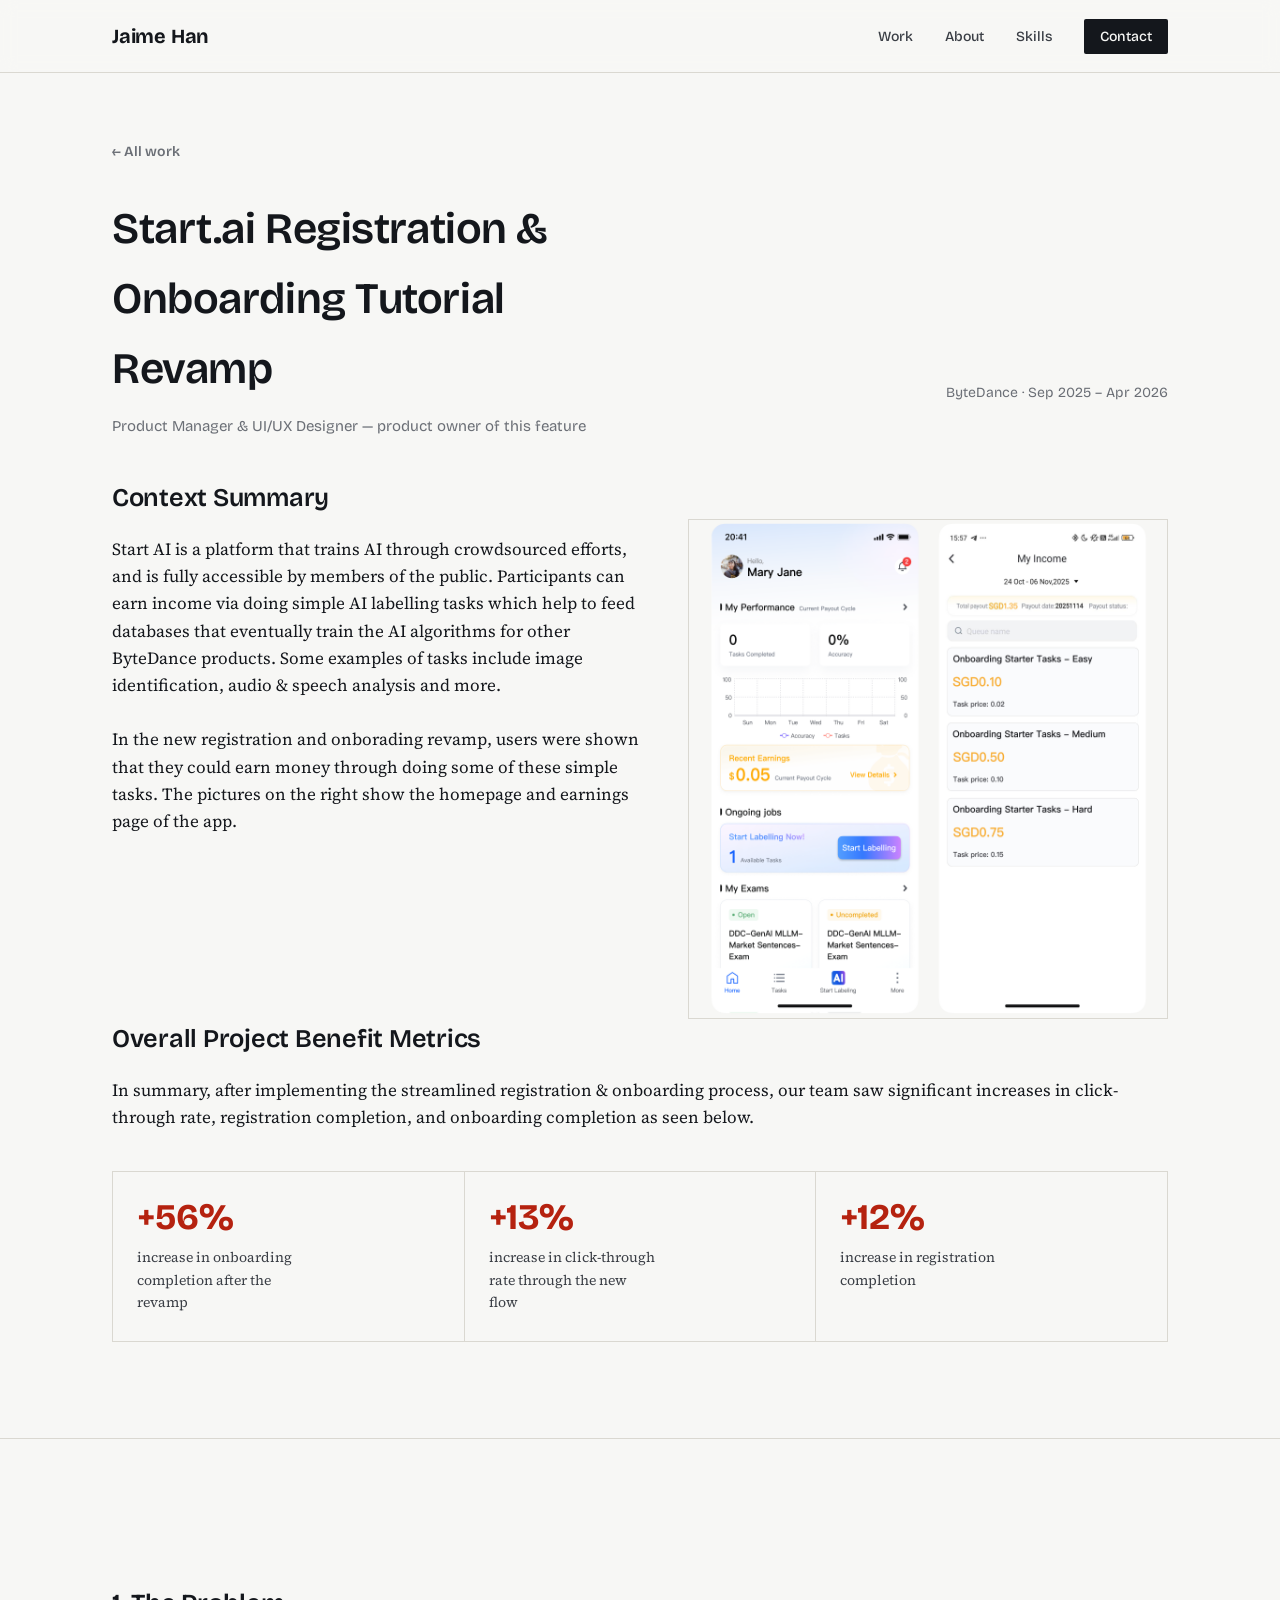
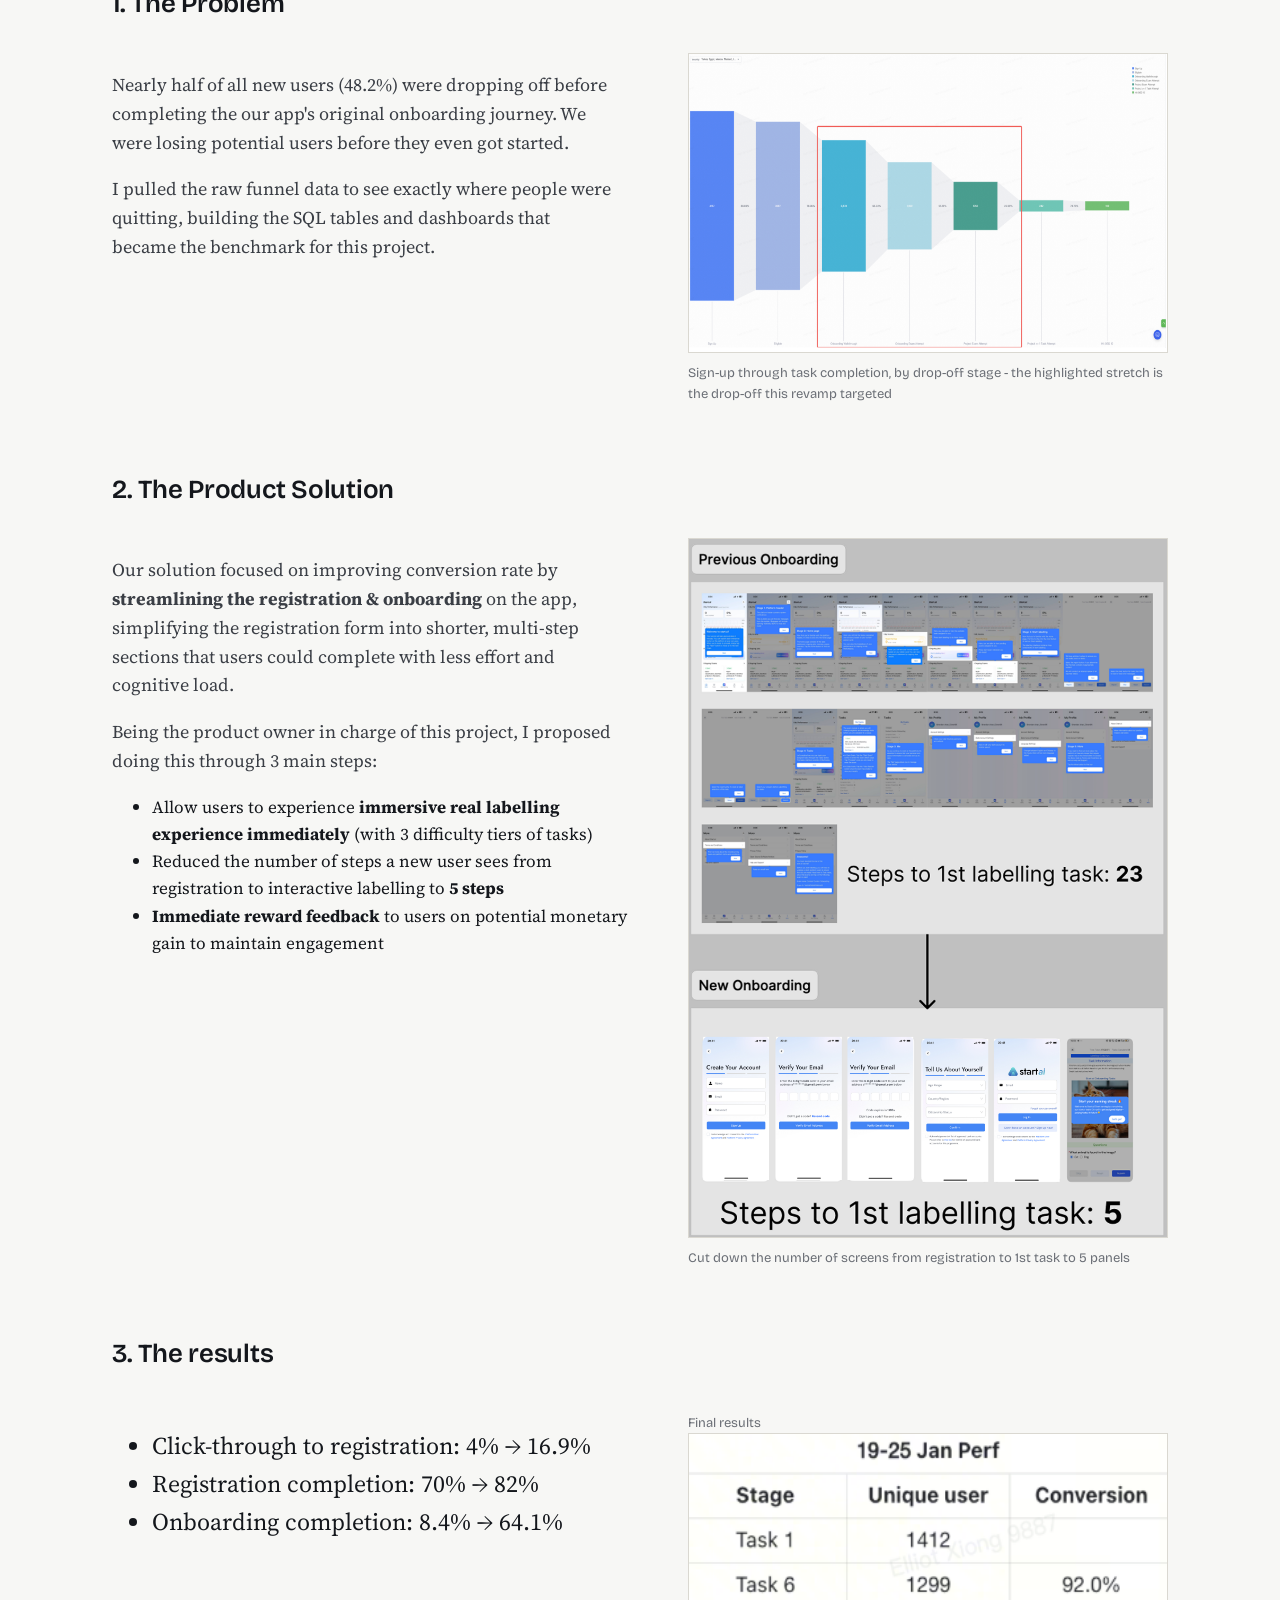
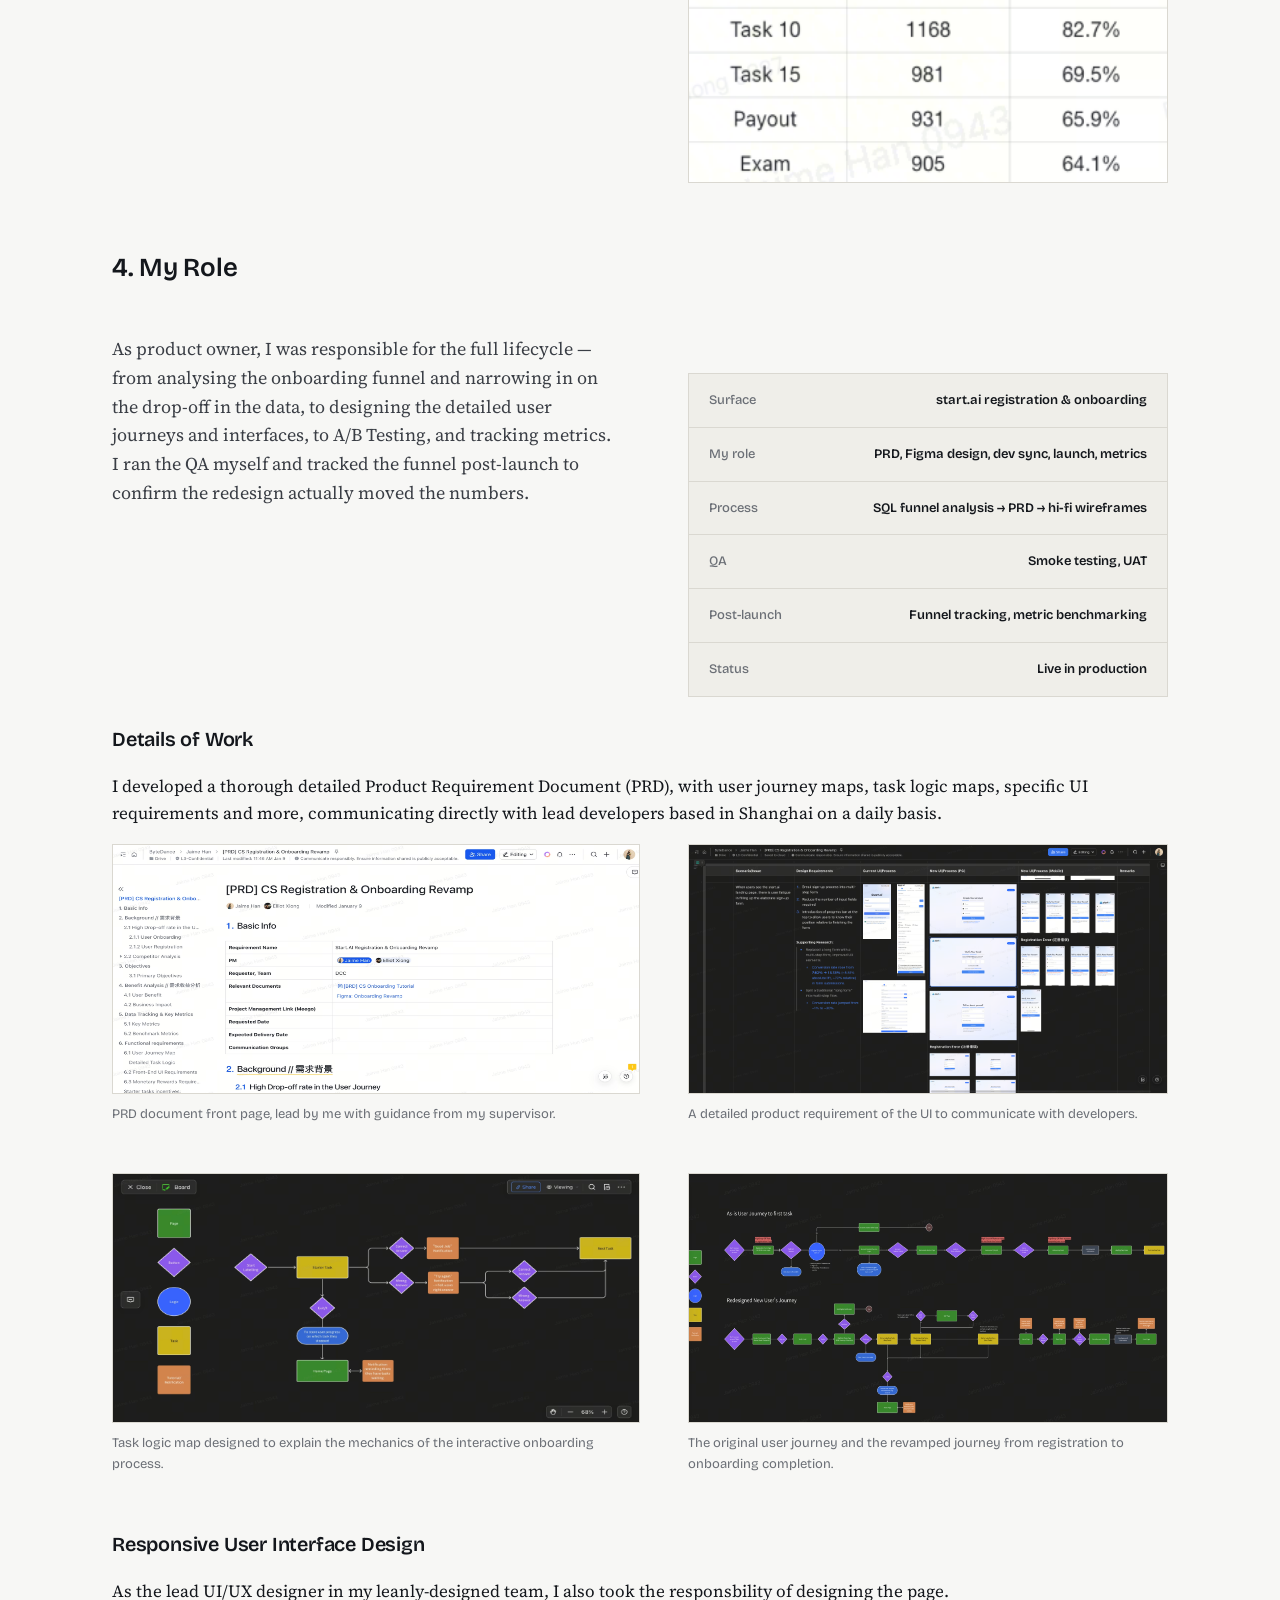
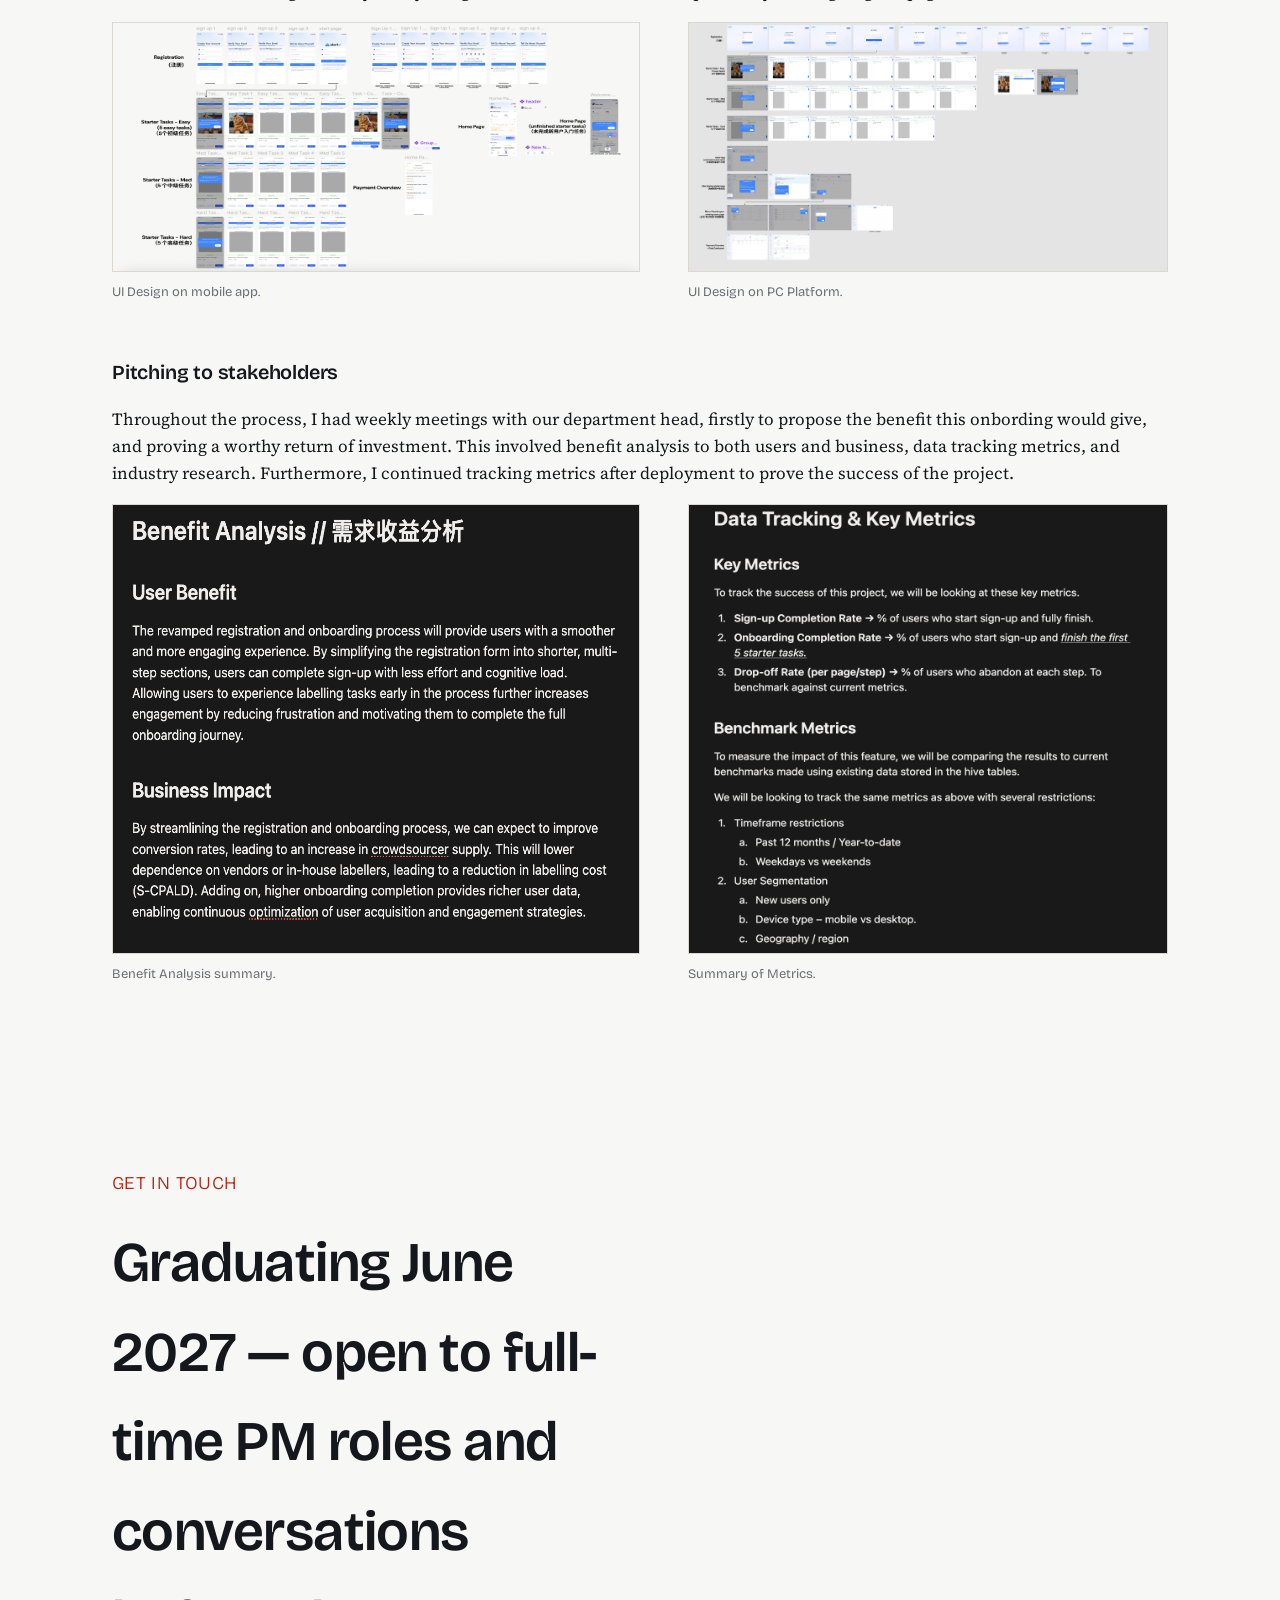
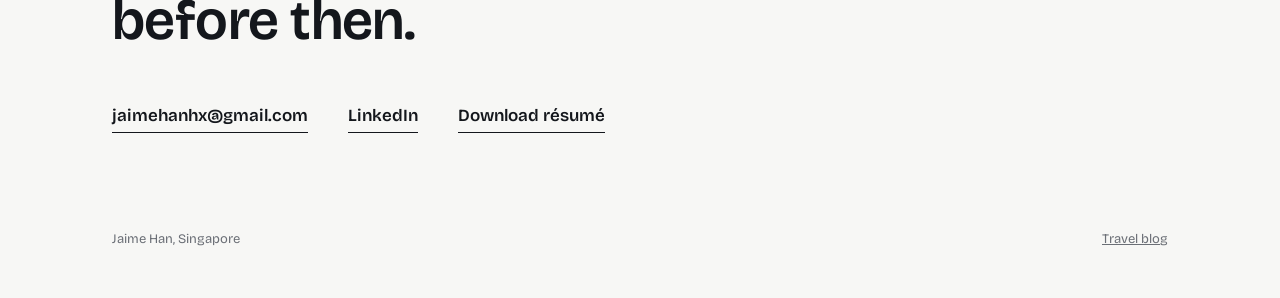
<file: work-onboarding.html>
<!DOCTYPE html>
<html lang="en">
<head>
<meta charset="UTF-8">
<meta name="viewport" content="width=device-width, initial-scale=1.0">
<title>Onboarding Tutorial Revamp, start.ai — Jaime Han</title>
<meta name="description" content="Case study: how Jaime Han rebuilt start.ai's onboarding flow, lifting completion 56%.">
<link rel="preconnect" href="https://fonts.googleapis.com">
<link rel="preconnect" href="https://fonts.gstatic.com" crossorigin>
<link href="https://fonts.googleapis.com/css2?family=Bricolage+Grotesque:opsz,wght@12..96,400;12..96,500;12..96,600;12..96,700;12..96,800&family=Source+Serif+4:ital,opsz,wght@0,8..60,400;0,8..60,500;0,8..60,600;1,8..60,400&display=swap" rel="stylesheet">
<link rel="stylesheet" href="styles.css">
</head>
<body>

<header>
  <nav class="nav">
    <a class="wordmark" href="index.html">Jaime Han</a>
    <ul class="navlinks">
      <li><a href="index.html#work">Work</a></li>
      <li><a href="index.html#about">About</a></li>
      <li><a href="index.html#capabilities">Skills</a></li>
      <li><a class="cta" href="index.html#contact">Contact</a></li>
    </ul>
  </nav>
</header>

<main>

  <section class="case-hero">
    <div class="wrap">
      <a class="back-link" href="index.html#work">&larr; All work</a>

      <div class="case-head">
        <h1>Start.ai Registration &amp; Onboarding Tutorial Revamp</h1>
        <div class="when">ByteDance · Sep 2025 – Apr 2026</div>
      </div>
      <div class="case-role">Product Manager &amp; UI/UX Designer — product owner of this feature</div>

      <div class="case-cover">
        <h2>Context Summary</h2>
        <div class="case-row">
          <p class="lede">Start AI is a platform that trains AI through crowdsourced efforts, and is fully accessible by members of the public. Participants can earn income via doing simple AI labelling tasks which help to feed databases that eventually train the AI algorithms for other ByteDance products. Some examples of tasks include image identification, audio & speech analysis and more.<br>
            <br>In the new registration and onborading revamp, users were shown that they could earn money through doing some of these simple tasks. The pictures on the right show the homepage and earnings page of the app.</p>
          <div>
            <img src="images/startai_screens.png" alt="start.ai homepage" width="1800" height="500">
          </div>
        </div>
        <h2>Overall Project Benefit Metrics</h2>
        <p>In summary, after implementing the streamlined registration & onboarding process, our team saw significant increases in click-through rate, registration completion, and onboarding completion as seen below.</p>
        <div class="stat-strip stat-strip-2">
          <div class="stat">
            <div class="n">+56%</div>
            <div class="l">increase in onboarding completion after the revamp</div>
          </div>
          <div class="stat">
            <div class="n">+13%</div>
            <div class="l">increase in click-through rate through the new flow</div>
          </div>
          <div class="stat">
            <div class="n">+12%</div>
            <div class="l">increase in registration completion</div>
          </div>
        </div>
      </div>
    </div>
  </section>

  <section>
    <div class="wrap case-content">

      <div class="case-section">
        <h2>1. The Problem</h2>
        <div class="case-row">
          <div class="case-text">
            <p class="lede">Nearly half of all new users (48.2%) were dropping off before completing the our app's original onboarding journey. We were losing potential users before they even got started.</p>
            <p class="lede">I pulled the raw funnel data to see exactly where people were quitting, building the SQL tables and dashboards that became the benchmark for this project.</p>
          </div>
          <div class="case-photo">
            <img src="images/Registration-drop-off.jpg" alt="Onboarding funnel drop-off analysis" width="1600" height="300">
            <div class="cap">Sign-up through task completion, by drop-off stage - the highlighted stretch is the drop-off this revamp targeted</div>
          </div>
        </div>
      </div>

      <div class="case-section">
        <h2>2. The Product Solution</h2>
        <div class="case-row">
          <div class="case-text">
            <p class="lede">Our solution focused on improving conversion rate by <b>streamlining the registration & onboarding</b> on the app, simplifying the registration form into shorter, multi-step sections that users could complete with less effort and cognitive load. </p>
            <p class="lede">Being the product owner in charge of this project, I proposed doing this through 3 main steps:</p>
            <ul>
              <li>Allow users to experience <b>immersive real labelling experience immediately</b> (with 3 difficulty tiers of tasks)</li>
              <li>Reduced the number of steps a new user sees from registration to interactive labelling to <b>5 steps</b></li>
              <li><b>Immediate reward feedback</b> to users on potential monetary gain to maintain engagement</li>
            </ul>
          </div>
          <div class="case-photo">
            <img src="images/onboarding-tasks-improve.png" alt="start.ai homepage" width="1800" height="700">
            <div class="cap">Cut down the number of screens from registration to 1st task to 5 panels</div>
          </div>
        </div>
      </div>

      <div class="case-section">
        <h2>3. The results</h2>
        <div class="case-row">
          <div class="case-text">
            <p class="lede">
            <ul style="font-size: 24px;">
              <li>Click-through to registration: 4% → 16.9%</li>
              <li>Registration completion: 70% → 82%</li>
              <li>Onboarding completion: 8.4% → 64.1%</li>
            </ul>
            </p>
          </div>
          <div class="case-photo">
            <div class="cap">Final results</div>
            <img src="images/onboarding-stats.png" alt="start.ai homepage" width="1800" height="350">
          </div>
        </div>
      </div>
      <div class="case-section">
        <h2>4. My Role</h2>
        <div class="case-row">
          <div class="case-text">
            <p class="lede">As product owner, I was responsible for the full lifecycle — from analysing the onboarding funnel and narrowing in on the drop-off in the data, to designing the detailed user journeys and interfaces, to A/B Testing, and tracking metrics. I ran the QA myself and tracked the funnel post-launch to confirm the redesign actually moved the numbers.</p>
          </div>
          <div class="spec-panel">
            <div class="spec-row"><span class="k">Surface</span><span class="v">start.ai registration &amp; onboarding</span></div>
            <div class="spec-row"><span class="k">My role</span><span class="v">PRD, Figma design, dev sync, launch, metrics</span></div>
            <div class="spec-row"><span class="k">Process</span><span class="v">SQL funnel analysis &rarr; PRD &rarr; hi-fi wireframes</span></div>
            <div class="spec-row"><span class="k">QA</span><span class="v">Smoke testing, UAT</span></div>
            <div class="spec-row"><span class="k">Post-launch</span><span class="v">Funnel tracking, metric benchmarking</span></div>
            <div class="spec-row"><span class="k">Status</span><span class="v">Live in production</span></div>
          </div>
        </div>
        <br>
        <H3>Details of Work</H3>
        <p>I developed a thorough detailed Product Requirement Document (PRD), with user journey maps, task logic maps, specific UI requirements and more, communicating directly with lead developers based in Shanghai on a daily basis.</p>
        <div class="case-row">
          <div class="case-photo">
            <img src="images/PRD-owner.png" alt="start.ai homepage" width="1800" height="250">
            <div class="cap">PRD document front page, lead by me with guidance from my supervisor.</div>
          </div>
          <div class="case-photo">
              <img src="images/detailed-product-requirement.png" alt="start.ai homepage" width="1800" height="250">
              <div class="cap">A detailed product requirement of the UI to communicate with developers.</div>
          </div>
          <div class="case-photo">
              <img src="images/detailed-task-logic.png" alt="start.ai homepage" width="1800" height="250">
              <div class="cap">Task logic map designed to explain the mechanics of the interactive onboarding process.</div>
          </div>
          <div class="case-photo">
              <img src="images/user-journey2.png" alt="start.ai homepage" width="1800" height="250">
              <div class="cap">The original user journey and the revamped journey from registration to onboarding completion.</div>
          </div>
        </div>
        <br><br>
        <H3>Responsive User Interface Design</H3>
        <p>As the lead UI/UX designer in my leanly-designed team, I also took the responsbility of designing the page.</p>
        <div class="case-row">
          <div class="case-photo">
            <img src="images/UI-phone-onboarding.png" alt="start.ai homepage" width="1800" height="250">
            <div class="cap">UI Design on mobile app.</div>
          </div>
          <div class="case-photo">
              <img src="images/UI-PC-onboarding.png" alt="start.ai homepage" width="1800" height="250">
              <div class="cap">UI Design on PC Platform.</div>
          </div>
      </div>
      <br><br>
      <h3>Pitching to stakeholders</h3>
      <p>Throughout the process, I had weekly meetings with our department head, firstly to propose the benefit this onbording would give, and proving a worthy return of investment. This involved benefit analysis to both users and business, data tracking metrics, and industry research. Furthermore, I continued tracking metrics after deployment to prove the success of the project.</p>
      <div class="case-row">
          <div class="case-photo">
            <img src="images/metrics.png" alt="start.ai homepage" width="1800" height="450">
            <div class="cap">Benefit Analysis summary.</div>
          </div>
          <div class="case-photo">
              <img src="images/benefit-analysis.png" alt="start.ai homepage" width="1800" height="450">
              <div class="cap">Summary of Metrics.</div>
          </div>
      </div>

    </div>
  </section>
</main>
<section id="contact">
  <div class="wrap contact-head">
    <div class="label">Get in touch</div>
    <h2>Graduating June 2027 — open to full-time PM roles and conversations before then.</h2>
    <div class="contact-links">
      <a href="mailto:jaimehanhx@gmail.com">jaimehanhx@gmail.com</a>
      <a href="https://www.linkedin.com/in/jaime-han-hui-xin/" target="_blank" rel="noopener">LinkedIn</a>
      <a href="resume.pdf" target="_blank" rel="noopener">Download résumé</a>
    </div>
  </div>
</section>

<footer>
  <div class="wrap footer-row">
    <span>Jaime Han, Singapore</span>
    <span><a href="https://mantou-travels-jhan.vercel.app/" target="_blank" rel="noopener">Travel blog</a></span>
  </div>
</footer>

</body>
</html>
</file>
<file: styles.css>
:root{
    --paper:#F7F7F5;
    --paper-dim:#EFEEE9;
    --ink:#14171C;
    --ink-soft:#3A3E45;
    --grey:#6B6F76;
    --line:#DAD8D1;
    --accent:#FF4D3D;
    --accent-ink:#B5220F;
    --display: 'Bricolage Grotesque', sans-serif;
    --body: 'Source Serif 4', serif;
    --maxw: 1120px;
  }

  *,*::before,*::after{ box-sizing:border-box; }
  html{ scroll-behavior:smooth; }
  @media (prefers-reduced-motion: reduce){
    html{ scroll-behavior:auto; }
    *,*::before,*::after{ animation-duration:0.001ms !important; animation-iteration-count:1 !important; transition-duration:0.001ms !important; }
  }

  body{
    margin:0;
    background:var(--paper);
    color:var(--ink);
    font-family:var(--body);
    font-size:17px;
    line-height:1.6;
    -webkit-font-smoothing:antialiased;
  }

  h1,h2,h3,h4,.display{
    font-family:var(--display);
    font-weight:600;
    letter-spacing:-0.01em;
    margin:0;
  }

  a{ color:inherit; }

  .wrap{
    max-width:var(--maxw);
    margin:0 auto;
    padding:0 32px;
  }

  section{
    padding:96px 0;
    border-bottom:1px solid var(--line);
  }
  section:last-of-type{ border-bottom:none; }

  .label{
    font-family:var(--display);
    font-size:18px;
    font-weight:300;
    color:var(--accent-ink);
    letter-spacing:0.02em;
    margin-bottom:20px;
    text-transform: uppercase;
  }

  .rule{
    border:none;
    border-top:1px solid var(--line);
    margin:0;
  }

  ::selection{ background:var(--accent); color:var(--paper); }

  a:focus-visible, button:focus-visible{
    outline:2px solid var(--accent);
    outline-offset:3px;
  }

  @media (max-width:720px){
    .wrap{ padding:0 20px; }
    section{ padding:64px 0; }
  }

  /* ---------- NAV ---------- */
  header{
    position:sticky; top:0; z-index:50;
    background:rgba(247,247,245,0.88);
    backdrop-filter:blur(8px);
    border-bottom:1px solid var(--line);
  }
  .nav{
    display:flex; align-items:center; justify-content:space-between;
    padding:20px 32px;
    max-width:var(--maxw); margin:0 auto;
  }
  .wordmark{
    font-family:var(--display); font-weight:700; font-size:20px;
    text-decoration:none; letter-spacing:-0.01em;
  }
  .navlinks{ display:flex; align-items:center; gap:32px; list-style:none; margin:0; padding:0; }
  .navlinks a{
    font-family:var(--display); font-size:14px; font-weight:500;
    text-decoration:none; color:var(--ink-soft);
    padding-bottom:2px; border-bottom:1px solid transparent;
    transition:border-color 0.15s ease, color 0.15s ease;
  }
  .navlinks a:hover{ color:var(--ink); border-color:var(--ink); }
  .navlinks .cta{
    color:var(--paper); background:var(--ink); border:none;
    padding:9px 16px; border-radius:2px;
  }
  .navlinks .cta:hover{ background:var(--accent-ink); color:var(--paper); }
  @media (max-width:720px){
    .navlinks{ gap:16px; }
    .navlinks span.hide-mobile{ display:none; }
  }
  @media (max-width:560px){
    .navlinks a:not(.cta){ display:none; }
  }

  /* ---------- HERO ---------- */
  .hero{ padding-top:64px; padding-bottom:0; border-bottom:1px solid var(--line); overflow:hidden; }

  .hero-top{ display:grid; grid-template-columns:1.1fr 1fr; gap:40px; align-items:start; }
  .hero-name{
    font-size:clamp(56px, 9vw, 116px);
    line-height:0.9;
    letter-spacing:-0.02em;
    color:var(--ink);
  }
  .hero-intro{ padding-top:14px; }
  .hero-intro p{
    font-family:var(--body); font-size:19px; color:var(--ink-soft);
    max-width:38ch; margin:0;
  }
  .collab-link{
    position:relative;
    display:inline-flex; align-items:center; gap:8px; margin-top:22px;
    font-family:var(--display); font-weight:600; font-size:15px;
    text-decoration:none; color:var(--ink);
    padding-bottom:3px;
  }
  .collab-link::after{
    content:""; position:absolute; left:0; bottom:0; width:100%; height:1px;
    background:var(--accent);
    transform:scaleX(0); transform-origin:left;
    transition:transform 0.3s ease;
  }
  .collab-link:hover{ color:var(--accent-ink); }
  .collab-link:hover::after{ transform:scaleX(1); }

  .hero-visual{
    position:relative;
    height:600px;
    margin-top:8px;
    display:flex; align-items:flex-end; justify-content:center;
  }
  .hero-blob{
    position:absolute;
    width:380px; height:380px;
    background:var(--ink);
    border-radius:38% 62% 63% 37% / 46% 38% 62% 54%;
    bottom:24px; left:50%;
    margin-left:-190px;
    rotate:6deg;
    z-index:1;
  }
  .hero-cutout{
    position:relative; z-index:2;
    height:580px; width:auto;
    display:block;
    filter:drop-shadow(0 18px 30px rgba(20,23,28,0.16));
  }
.stat-float{
    position:absolute; z-index:3; width:190px;
    font-family:var(--display); text-decoration:none;
  }
  .stat-float .n{ font-size:36px; font-weight:700; color:var(--accent-ink); line-height:1; }
  .stat-float .l{
    margin-top:8px; font-size:13px; color:var(--ink-soft); font-family:var(--body);
    line-height:1.35;
  }
  a.stat-float{ cursor:pointer; }
  a.stat-float .l{ transition:color 0.15s ease; }
  a.stat-float:hover .n{ color:var(--accent); }
  a.stat-float:hover .l{ color:var(--ink); text-decoration:underline; text-decoration-color:var(--accent); }
 
  .stat-a{ left:0; top:86px; text-align:left; }
  .stat-b{ right:0; top:250px; text-align:right; margin-left:auto; }
  .stat-c{ left:0; bottom:36px; text-align:left; }
 
  .doodle{ position:absolute; z-index:3; }
  .doodle-a{ left:196px; top:150px; width:130px; height:70px; }
  .doodle-b{ right:186px; top:236px; width:130px; height:90px; }
  .doodle-c{ left:196px; bottom:56px; width:130px; height:64px; }
 
  @media (max-width:860px){
    .hero-top{ grid-template-columns:1fr; }
    .hero-intro{ padding-top:24px; }
    .hero-visual{ height:520px; }
    .hero-blob{ width:300px; height:300px; }
    .hero-cutout{ height:460px; }
    .stat-float{ width:140px; }
    .stat-float .n{ font-size:26px; }
    .stat-float .l{ font-size:11.5px; }
    .stat-a{ top:60px; }
    .stat-b{ top:210px; }
    .stat-c{ bottom:24px; }
    .doodle{ display:none; }
  }
  @media (max-width:560px){
    .hero-visual{
      height:auto; padding-bottom:32px;
      display:grid; grid-template-columns:1fr 1fr; row-gap:18px;
    }
    .hero-figure{
      position:relative; height:440px;
      grid-column:1 / -1;
      display:flex; align-items:flex-end; justify-content:center;
    }
    .hero-blob{ bottom:20px; margin-left:-150px; }
    .hero-cutout{ height:400px; }
    .stat-float{ position:relative; left:auto; right:auto; top:auto; bottom:auto; text-align:center; width:auto; margin:0 auto; }
    .stat-a{ grid-column:1 / -1; grid-row:2; }
    .stat-b{ grid-column:1; grid-row:3; }
    .stat-c{ grid-column:2; grid-row:3; }
  }

  /* ---------- ABOUT ---------- */
  .about-grid{ display:grid; grid-template-columns:1fr 1fr; gap:64px; }
  .about-grid p{ font-size:19px; color:var(--ink-soft); max-width:52ch; }
  .about-grid p + p{ margin-top:18px; }
  .about-grid a{
    text-decoration: none;
    color: var(--accent-ink);
  }
  .about-grid a:hover{
    color:var(--accent-ink);
    text-decoration: underline;
  }
  
  .edu-item{ padding:18px 0; border-top:1px solid var(--line); }
  .edu-item:last-child{ border-bottom:1px solid var(--line); }
  .edu-item .row{ display:flex; justify-content:space-between; gap:16px; font-family:var(--display); font-weight:800; font-size:16px; }
  .edu-item .when{ color:var(--grey); font-weight:500; white-space:nowrap; }
  .edu-item .detail{ margin-top:6px; color:var(--ink-soft); font-size:15px; }
  @media (max-width:860px){ .about-grid{ grid-template-columns:1fr; } }

  /* ---------- CAPABILITIES ---------- */

  .cap-columns{
    display:grid; grid-template-columns:repeat(4, 1fr); gap:15px;
  }
  .cap-title{
    font-family:var(--display); font-size:20px; font-weight:700;
    color:var(--ink); margin-bottom:24px;
    
  }
  .cap-col{ list-style:none; margin:0; padding:0; }
  .cap-col li{
    position:relative;
    padding-left:22px;
    font-family:var(--display); font-size:24px; font-weight:500;
    color:var(--ink);
    line-height:1;
  }
  .cap-col li + li{ margin-top:12px; }
  .cap-col li::before{
    content:""; position:absolute; left:0; top:8px;
    width:6px; height:6px; border-radius:50%;
    background:var(--ink);
  }
  @media (max-width:720px){
    .cap-columns{ grid-template-columns:1fr 1fr; gap:24px 20px; }
    .cap-col li{ font-size:19px; }
    .cap-col li + li{ margin-top:20px; }
  }
  @media (max-width:480px){
    .cap-columns{ grid-template-columns:1fr; }
  }

  /* ---------- WORK THUMBNAIL GRID (homepage) ---------- */
  .work-grid{ display:grid; grid-template-columns:1fr 1fr; gap:40px; }
  .work-card{ text-decoration:none; color:var(--ink); display:block; }
  .work-thumb{
    overflow:hidden; border:1px solid var(--line);
    aspect-ratio:16/10; background:var(--paper-dim);
  }
  .work-thumb img{
    width:100%; height:100%; object-fit:cover; object-position:top;
    display:block; transition:transform 0.4s ease;
  }
  .work-card:hover .work-thumb img{ transform:scale(1.04); }
  .work-meta{ margin-top:20px; font-family:var(--display); font-size:13px; color:var(--grey); }
  .work-card h3{ margin-top:10px; font-size:23px; }
  .work-card p{ margin-top:10px; color:var(--ink-soft); font-size:15px; max-width:44ch; }
  .work-link{
    display:inline-block; margin-top:16px; font-family:var(--display); font-weight:600; font-size:14px;
    border-bottom:1px solid var(--ink); padding-bottom:2px;
  }
  .work-card:hover .work-link{ color:var(--accent-ink); border-color:var(--accent); }
  @media (max-width:720px){ .work-grid{ grid-template-columns:1fr; gap:48px; } }

  /* ---------- CASE STUDY CONTENT (shared: homepage cards + case pages) ---------- */
  .case-head{ display:flex; justify-content:space-between; align-items:flex-end; gap:24px; flex-wrap:wrap; margin-bottom:8px; }
  .case-head h1, .case-head h2{ font-size:clamp(28px,3.4vw,44px); max-width:20ch; }
  .case-head .when{ font-family:var(--display); color:var(--grey); font-size:14px; white-space:nowrap; }
  .case-role{ color:var(--grey); font-size:15px; margin-top:10px; font-family:var(--display); }

  .case-content{ padding-top:48px; }
  .case-section + .case-section{ margin-top:64px; }
  .case-section h2{ font-size:26px; margin-bottom:28px; }

  .case-row{ display:grid; grid-template-columns:1.1fr 1fr; gap:48px; align-items:start; }
  .case-row + .case-row{ margin-top:56px; }
  .case-text h3{ font-size:17px; margin-bottom:12px; }
  .case-text h3 + .lede{ margin-top:0; }
  .case-text .lede{ font-size:18px; color:var(--ink-soft); max-width:56ch; }
  .case-text .lede + .lede{ margin-top:16px; }
  .case-text h3 + .lede, .case-text .lede + h3{ margin-top:20px; }
  .case-photo img{ width:100%; display:block; border:1px solid var(--line); }
  
  .case-photo .cap{ margin-top:10px; font-family:var(--display); font-size:13px; color:var(--grey); }
  .case-photo.compare-row{ display:grid; grid-template-columns:1fr 1fr; gap:14px; }
  .case-photo.compare-row figure{ margin:0; }
  .case-photo.compare-row figcaption{
    margin-top:8px; font-family:var(--display); font-size:11px; font-weight:600;
    display:flex; align-items:center; justify-content:space-between;
  }
  .case-photo.compare-row figcaption .metric{ color:var(--accent-ink); }

  .spec-panel{ border:1px solid var(--line); background:var(--paper-dim); margin-top:56px; }
  .spec-row{ display:flex; justify-content:space-between; padding:16px 20px; border-bottom:1px solid var(--line); gap:16px; }
  .spec-row:last-child{ border-bottom:none; }
  .spec-row .k{ font-family:var(--display); font-size:13px; color:var(--grey); font-weight:500; }
  .spec-row .v{ font-family:var(--display); font-size:13px; color:var(--ink); font-weight:600; text-align:right; }

  .stat-strip{ display:grid; grid-template-columns:repeat(3,1fr); gap:1px; background:var(--line); margin-top:40px; border:1px solid var(--line); }
  .stat-strip.stat-strip-2{ grid-template-columns:repeat(3,1fr); }
  .stat{ background:var(--paper); padding:28px 24px; }
  .stat .n{ font-family:var(--display); font-size:36px; font-weight:700; color:var(--accent-ink); line-height:1; }
  .stat .l{ margin-top:10px; font-size:14px; color:var(--ink-soft); max-width:24ch; }

  @media (max-width:860px){
    .case-row{ grid-template-columns:1fr; }
    .case-photo{ order:-1; }
    .stat-strip, .stat-strip.stat-strip-2{ grid-template-columns:1fr; }
  }
  @media (max-width:640px){ .case-photo.compare-row{ grid-template-columns:1fr; } }

  /* ---------- CASE STUDY PAGE (standalone pages) ---------- */
  .case-hero{ padding-top:64px; }
  .case-hero .back-link{
    display:inline-flex; align-items:center; gap:8px; font-family:var(--display);
    font-size:14px; font-weight:600; color:var(--grey); text-decoration:none; margin-bottom:32px;
  }
  .case-hero .back-link:hover{ color:var(--ink); }
  .case-hero .case-cover{ margin-top:40px; }
  .case-hero .case-cover img{ width:100%; display:block; border:1px solid var(--line); }

  /* ---------- WORK EXPERIENCE (sticky heading timeline) ---------- */
  .exp-grid{ display:grid; grid-template-columns:0.8fr 1.4fr; gap:64px; align-items:start; }
  .exp-sticky{ position:sticky; top:96px; }
  .exp-sticky h2{ font-size:clamp(32px,4vw,48px); line-height:1.05; }

  .exp-timeline{ position:relative; }
  .exp-item{ position:relative; padding-left:44px; padding-bottom:72px; }
  .exp-item:last-child{ padding-bottom:0; }
  .exp-item::before{
    content:""; position:absolute; left:9px; top:28px; bottom:-4px; width:1px;
    background:var(--line);
  }
  .exp-item:last-child::before{ display:none; }
  .exp-dot{
    color: var(--accent-ink);
    position:absolute; left:0; top:6px;
    width:20px; height:20px; border-radius:50%;
    border:1.5px solid var(--accent-ink); background:var(--paper);
  }
  .exp-dot::after{
    content:""; position:absolute; inset:4px; border-radius:50%; background:var(--accent-ink);
  }
  .exp-content h3{ font-size:28px; }
  .exp-meta{
    margin-top:8px; font-family:var(--display); font-size:14px; color:var(--grey);
  }
  .exp-content ul{ margin:22px 0 0; padding-left:20px; color:var(--ink-soft); max-width:64ch; }
  .exp-content li + li{ margin-top:14px; }
  .read-more{
    display:inline-block; margin-top:20px; font-family:var(--display); font-weight:600; font-size:14px;
    color:var(--accent-ink); text-decoration:underline; text-decoration-color:var(--accent);
  }
  .read-more:hover{ color:var(--accent); }

  @media (max-width:860px){
    .exp-grid{ grid-template-columns:1fr; gap:24px; }
    .exp-sticky{ position:static; }
  }

  /* ---------- OTHER PROJECTS (grid) ---------- */
  .projects-grid{ display:grid; grid-template-columns:repeat(3,1fr); gap:32px; margin-top:8px; }
  .project-card .thumb{ width:100%; height:180px; object-fit:cover; object-position:top; background:var(--paper-dim); margin-bottom:18px; border:1px solid var(--line); }
  .project-card .tag{
    display:inline-block; font-family:var(--display); font-size:11px; font-weight:600;
    color:var(--accent-ink); background:rgba(255,77,61,0.1); padding:4px 10px; margin-bottom:12px;
  }
  .project-card h3{ 
    font-size:19px; 
    
  }

  .project-card a{
  text-decoration: none;
  }

  .project-card img{
    transition: transform 0.3s ease;
  }

  .project-card img:hover{
    transform: scale(1.08);
    transition: transform 0.3s ease;
  }

  .project-card a:hover{
    text-decoration: underline;
    color: var(--accent-ink);
  }

  .project-card p{ color:var(--ink-soft); margin-top:10px; font-size:15px; }
  .project-card .go{
    display:inline-block; margin-top:14px; font-family:var(--display); font-weight:600; font-size:13px;
    text-decoration:none; border-bottom:1px solid var(--ink); padding-bottom:2px;
  }
  .project-card .go:hover{ color:var(--accent-ink); border-color:var(--accent); }
  @media (max-width:860px){ .projects-grid{ grid-template-columns:1fr 1fr; gap:24px; } }
  @media (max-width:600px){ .projects-grid{ grid-template-columns:1fr; } }

  .beyond-grid{ display:grid; grid-template-columns:repeat(4,1fr); gap:32px; margin-top:8px; }
  .beyond-item h4{ font-family:var(--display); font-size:17px; font-weight:600; }
  .beyond-item p{ margin-top:10px; color:var(--ink-soft); font-size:15px; }
  .beyond-item .thumb{
    width:100%; height:170px; object-fit:cover; margin-bottom:16px;
    background:var(--paper-dim);
  }
  .beyond-item.has-thumb h4{ margin-top:0; }
  @media (max-width:860px){ .beyond-grid{ grid-template-columns:1fr 1fr; gap:28px; } }
  @media (max-width:560px){ .beyond-grid{ grid-template-columns:1fr; } }

  /* ---------- SKILLS ---------- */
  .skills-row{ display:flex; gap:64px; flex-wrap:wrap; }
  .skills-col .k{ font-family:var(--display); font-size:13px; color:var(--grey); margin-bottom:14px; }
  .skills-col .tags{ display:flex; flex-wrap:wrap; gap:10px; max-width:44ch; }
  .skills-col .tag{
    font-family:var(--display); font-size:14px; font-weight:500;
    border:1px solid var(--line); padding:7px 14px; color:var(--ink-soft);
  }

  /* ---------- CONTACT / FOOTER ---------- */
  #contact{ padding-top:88px; padding-bottom:64px; }
  .contact-head h2{ font-size:clamp(32px,5vw,56px); max-width:14ch; }
  .contact-links{ margin-top:36px; display:flex; gap:40px; flex-wrap:wrap; }
  .contact-links a{
    font-family:var(--display); font-weight:600; font-size:17px;
    text-decoration:none; border-bottom:1px solid var(--ink); padding-bottom:3px;
  }
  .contact-links a:hover{ color:var(--accent-ink); border-color:var(--accent); }
  footer{ padding:32px 0 48px; }
  .footer-row{
    display:flex; justify-content:space-between; align-items:center; gap:16px; flex-wrap:wrap;
    font-family:var(--display); font-size:13px; color:var(--grey);
  }
  .footer-row a{ color:var(--grey); text-decoration:underline; }

  /* ---------- ONE PAGE-LOAD MOMENT ---------- */
  @keyframes rise{
    from{ opacity:0; transform:translateY(14px); }
    to{ opacity:1; transform:translateY(0); }
  }
  .hero-name{ animation:rise 0.6s ease both; }
  .hero-intro p{ animation:rise 0.6s ease 0.1s both; }
  .collab-link{ animation:rise 0.6s ease 0.18s both; }
  .hero-blob{ animation:rise 0.6s ease 0.12s both; }
  .hero-cutout{ animation:rise 0.6s ease 0.2s both; }
  .stat-a{ animation:rise 0.6s ease 0.3s both; }
  .stat-b{ animation:rise 0.6s ease 0.38s both; }
  .stat-c{ animation:rise 0.6s ease 0.46s both; }
</file>
